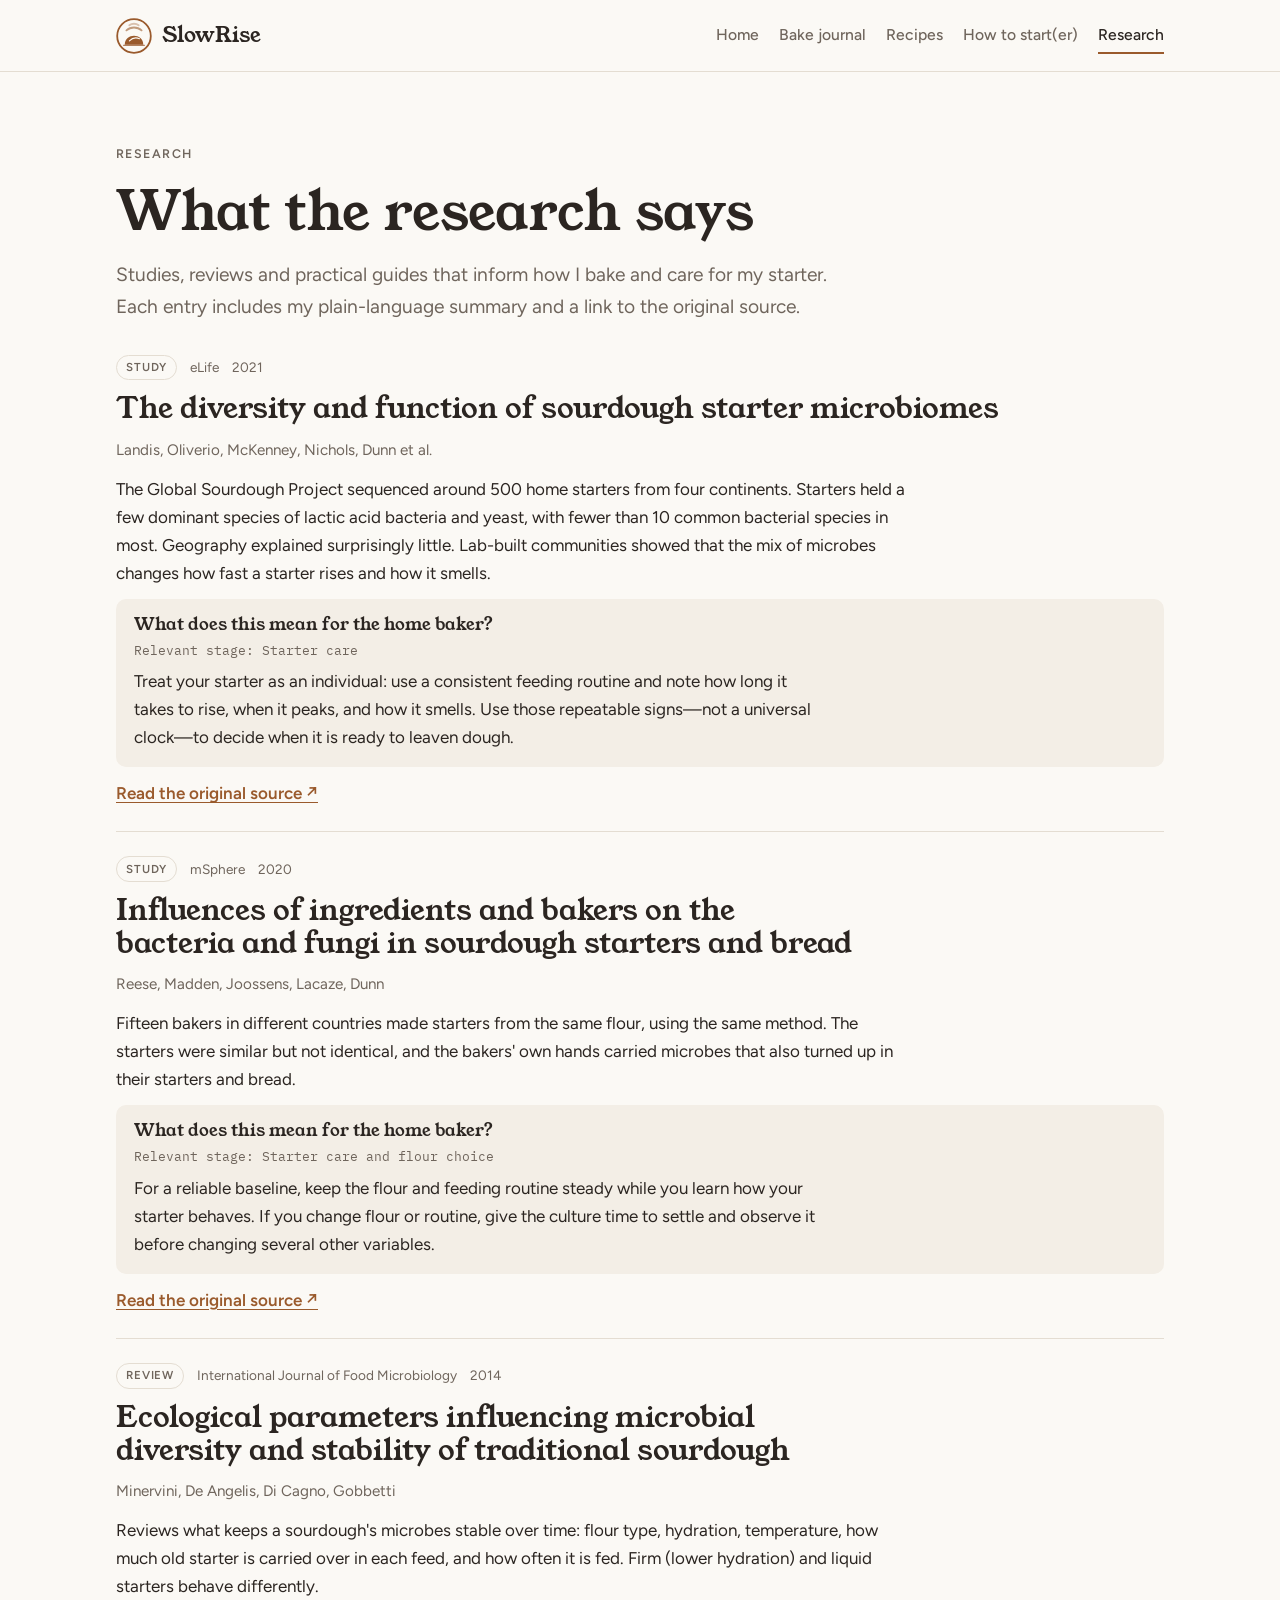
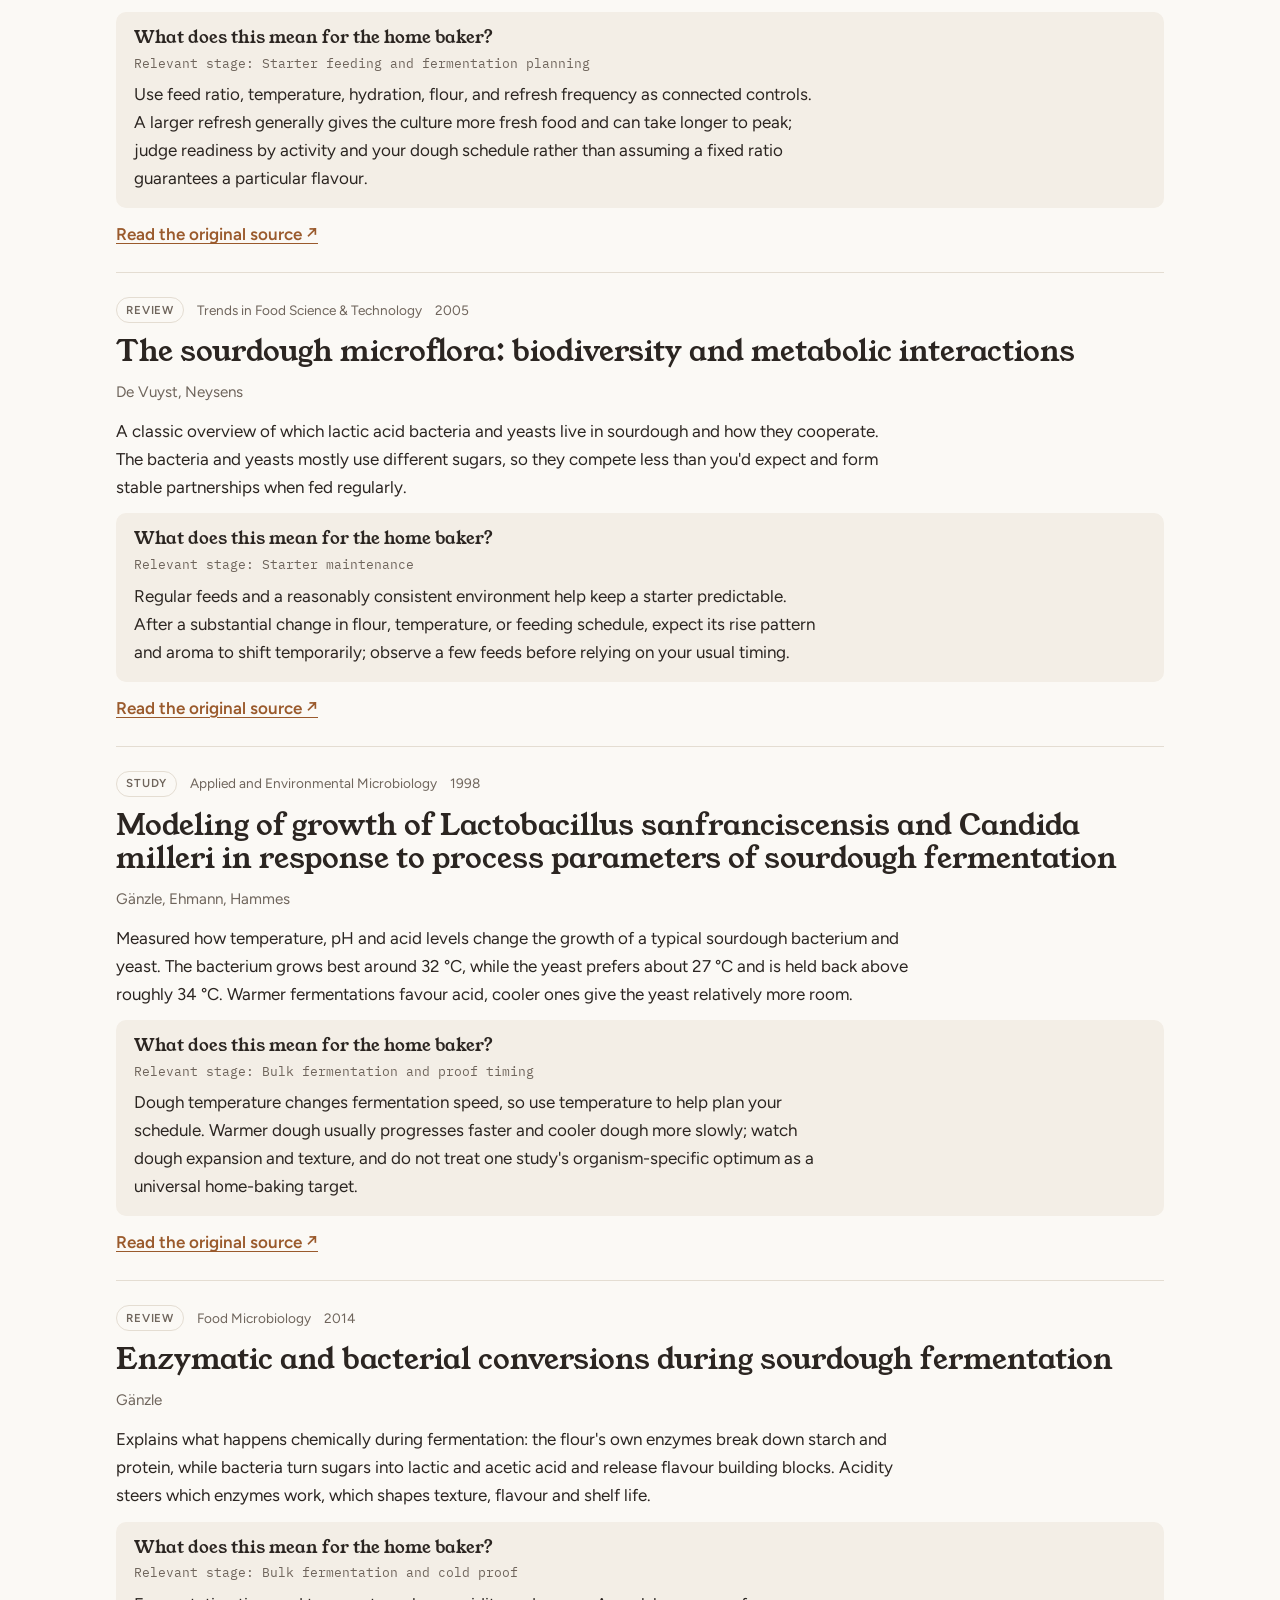
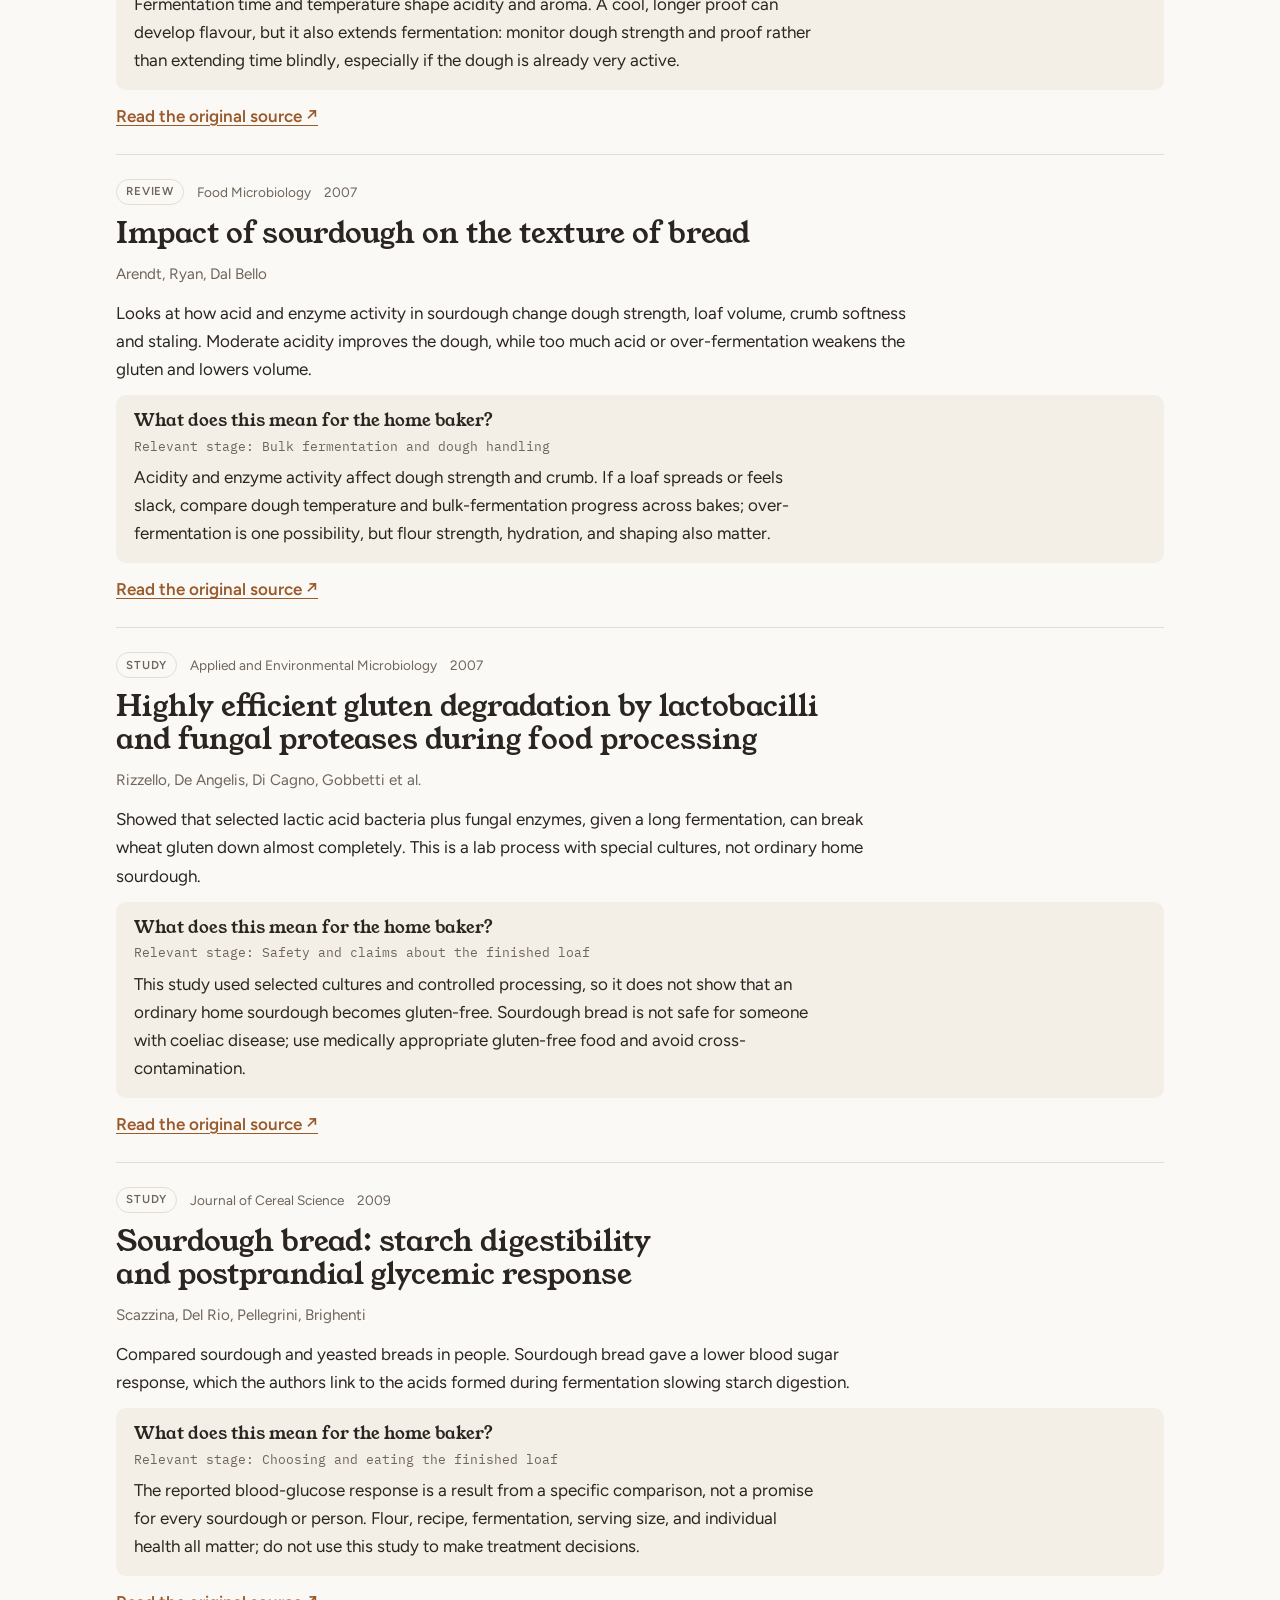
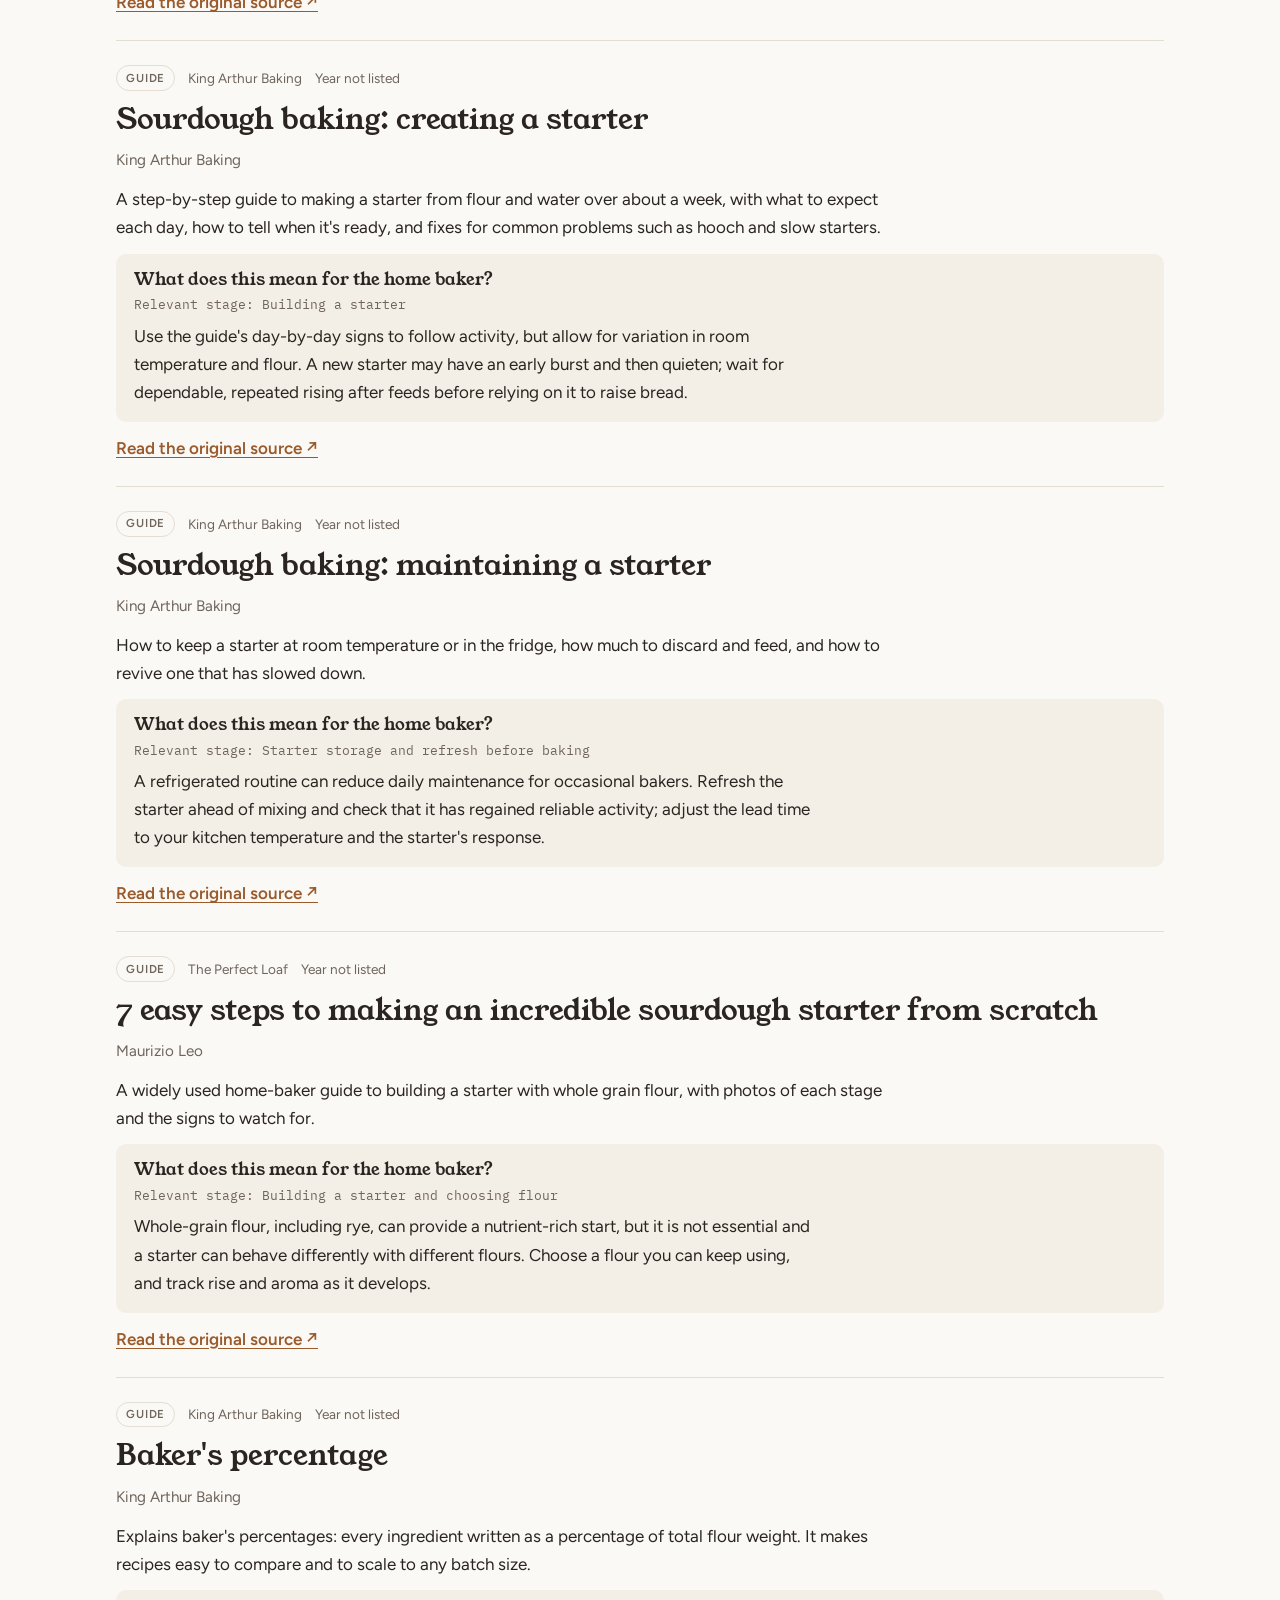
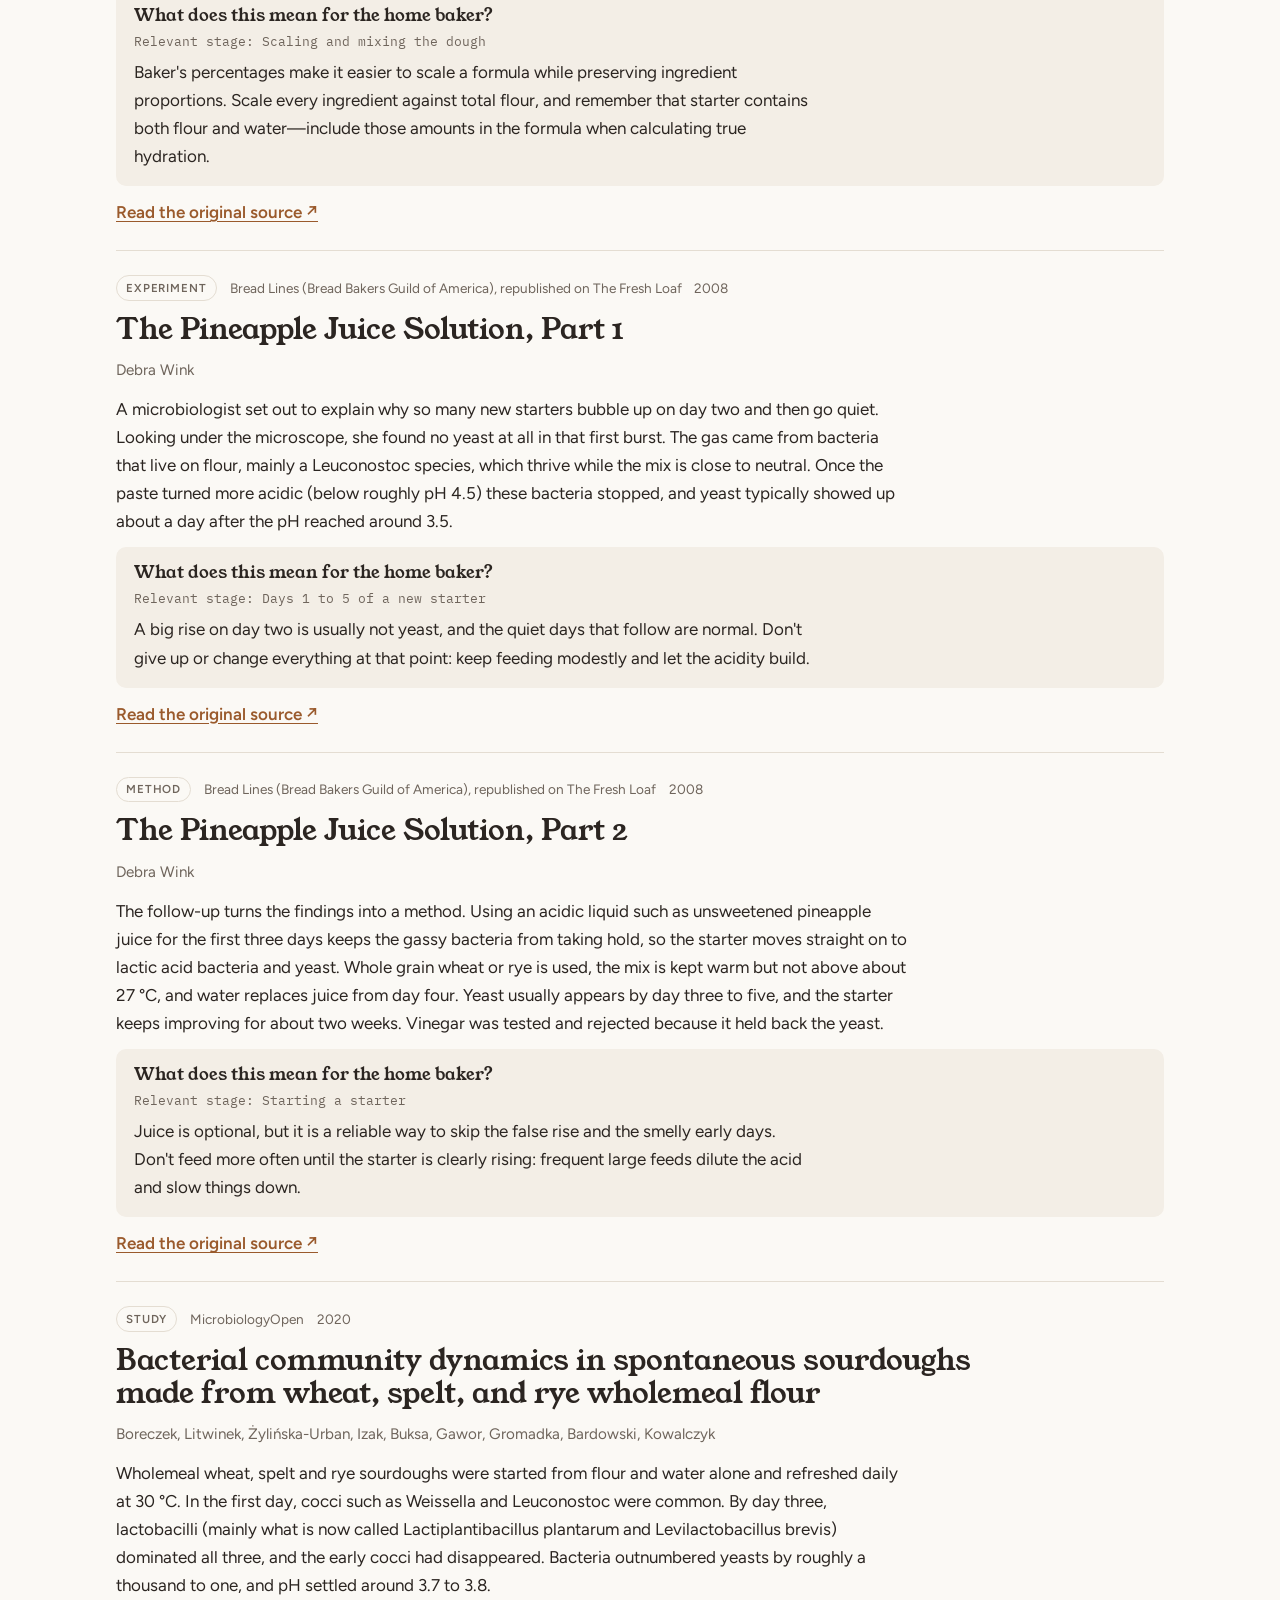
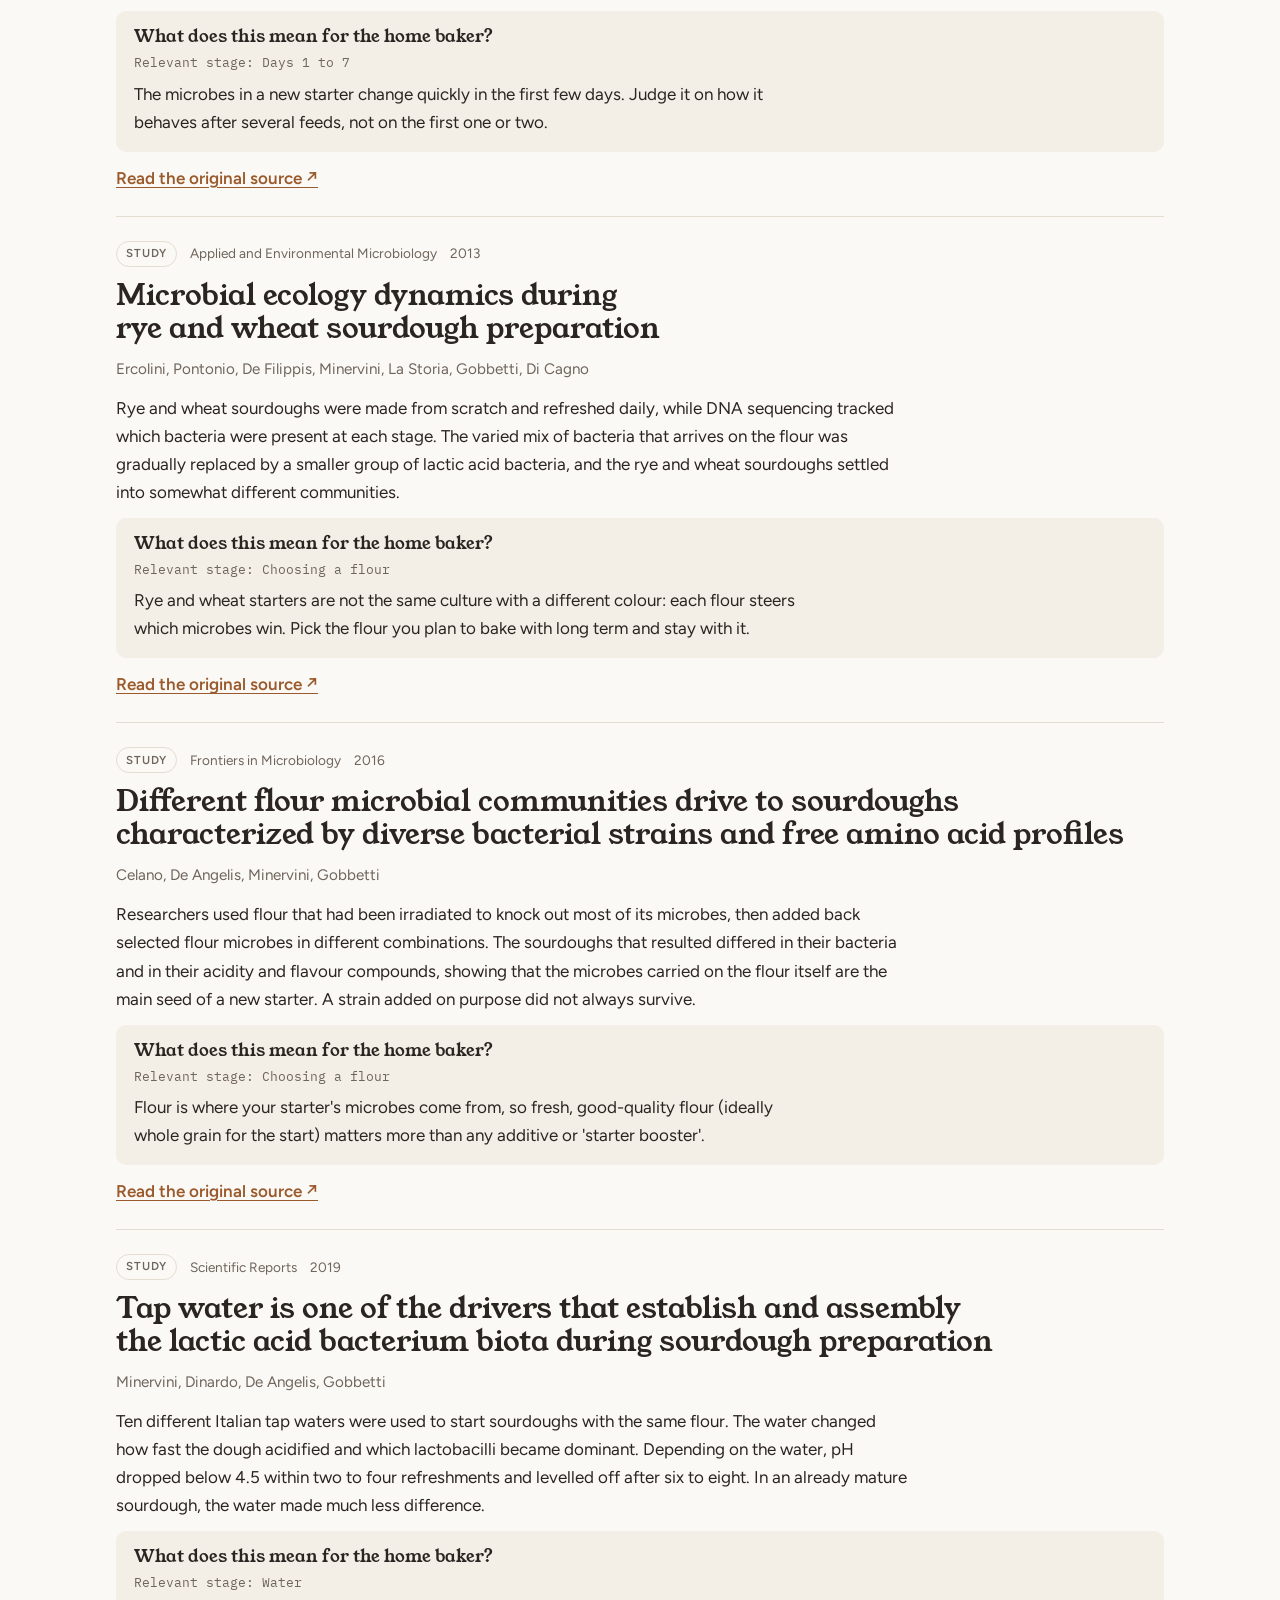
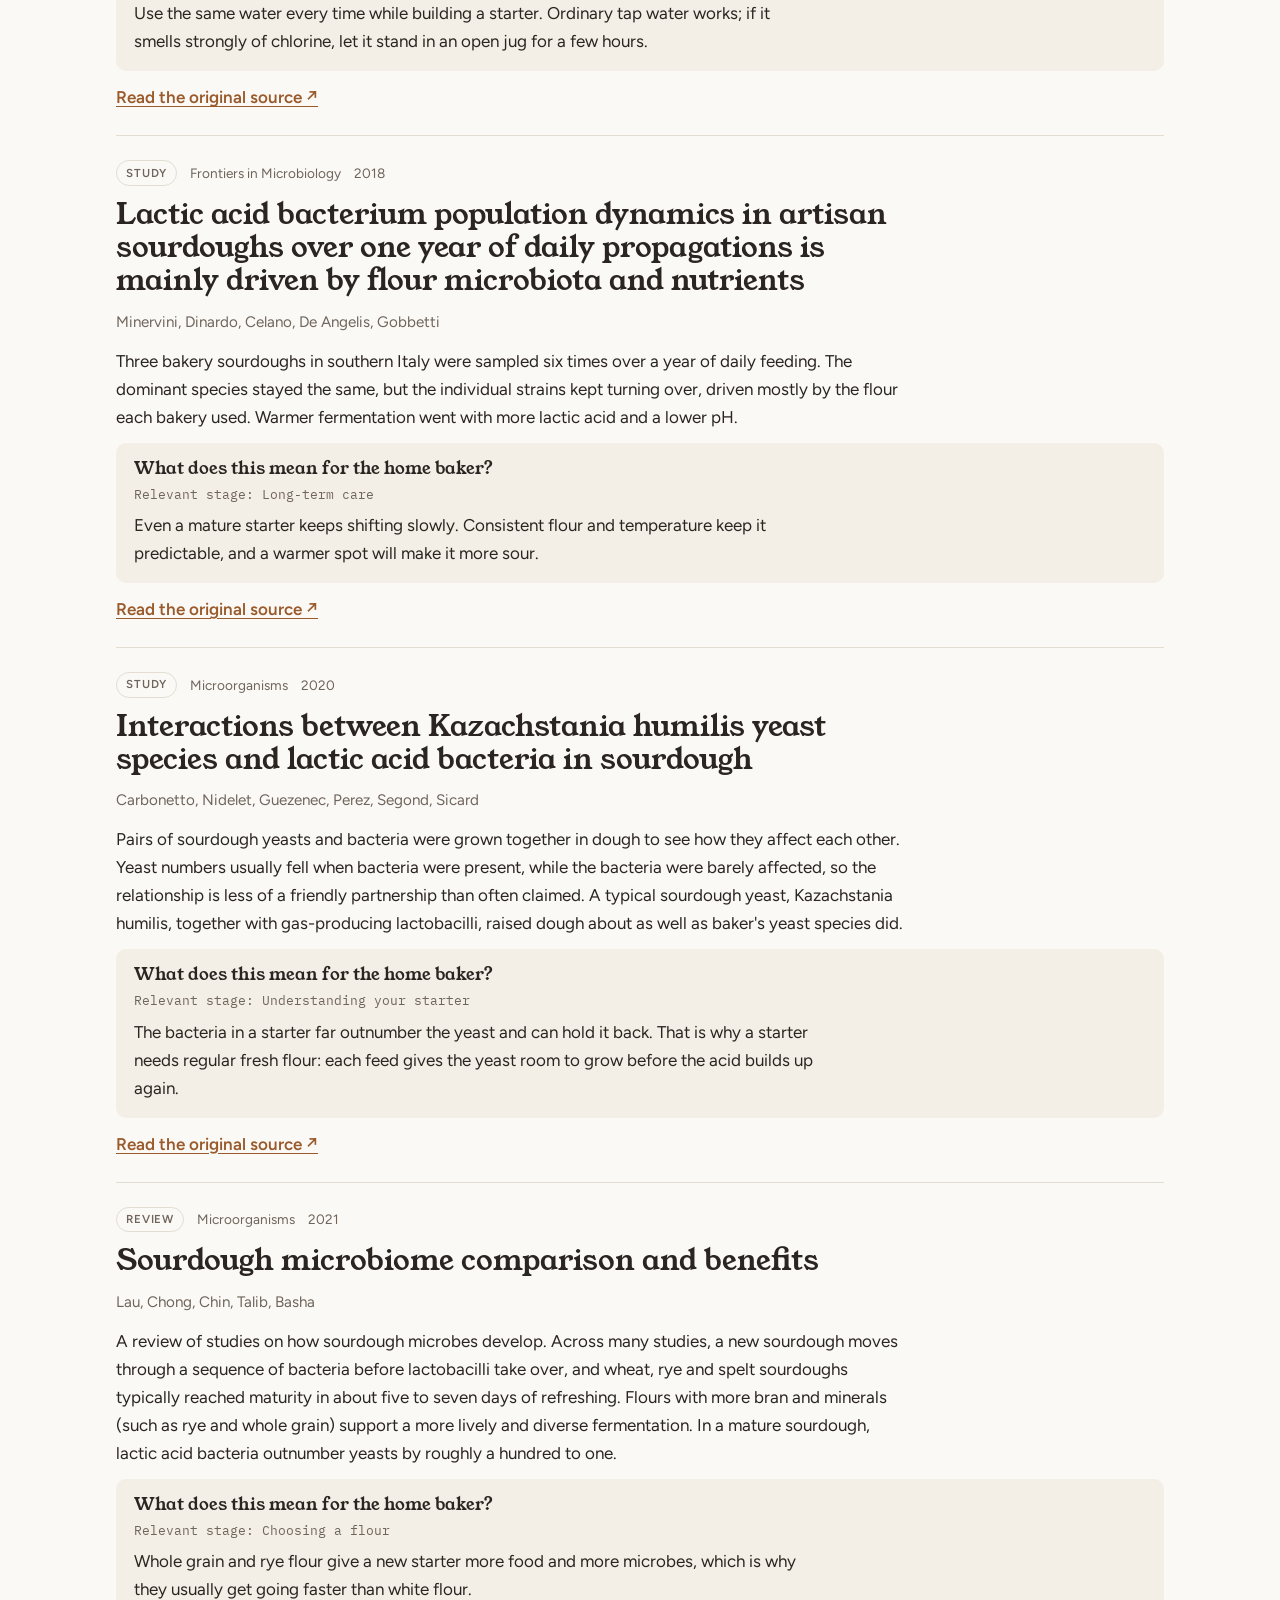
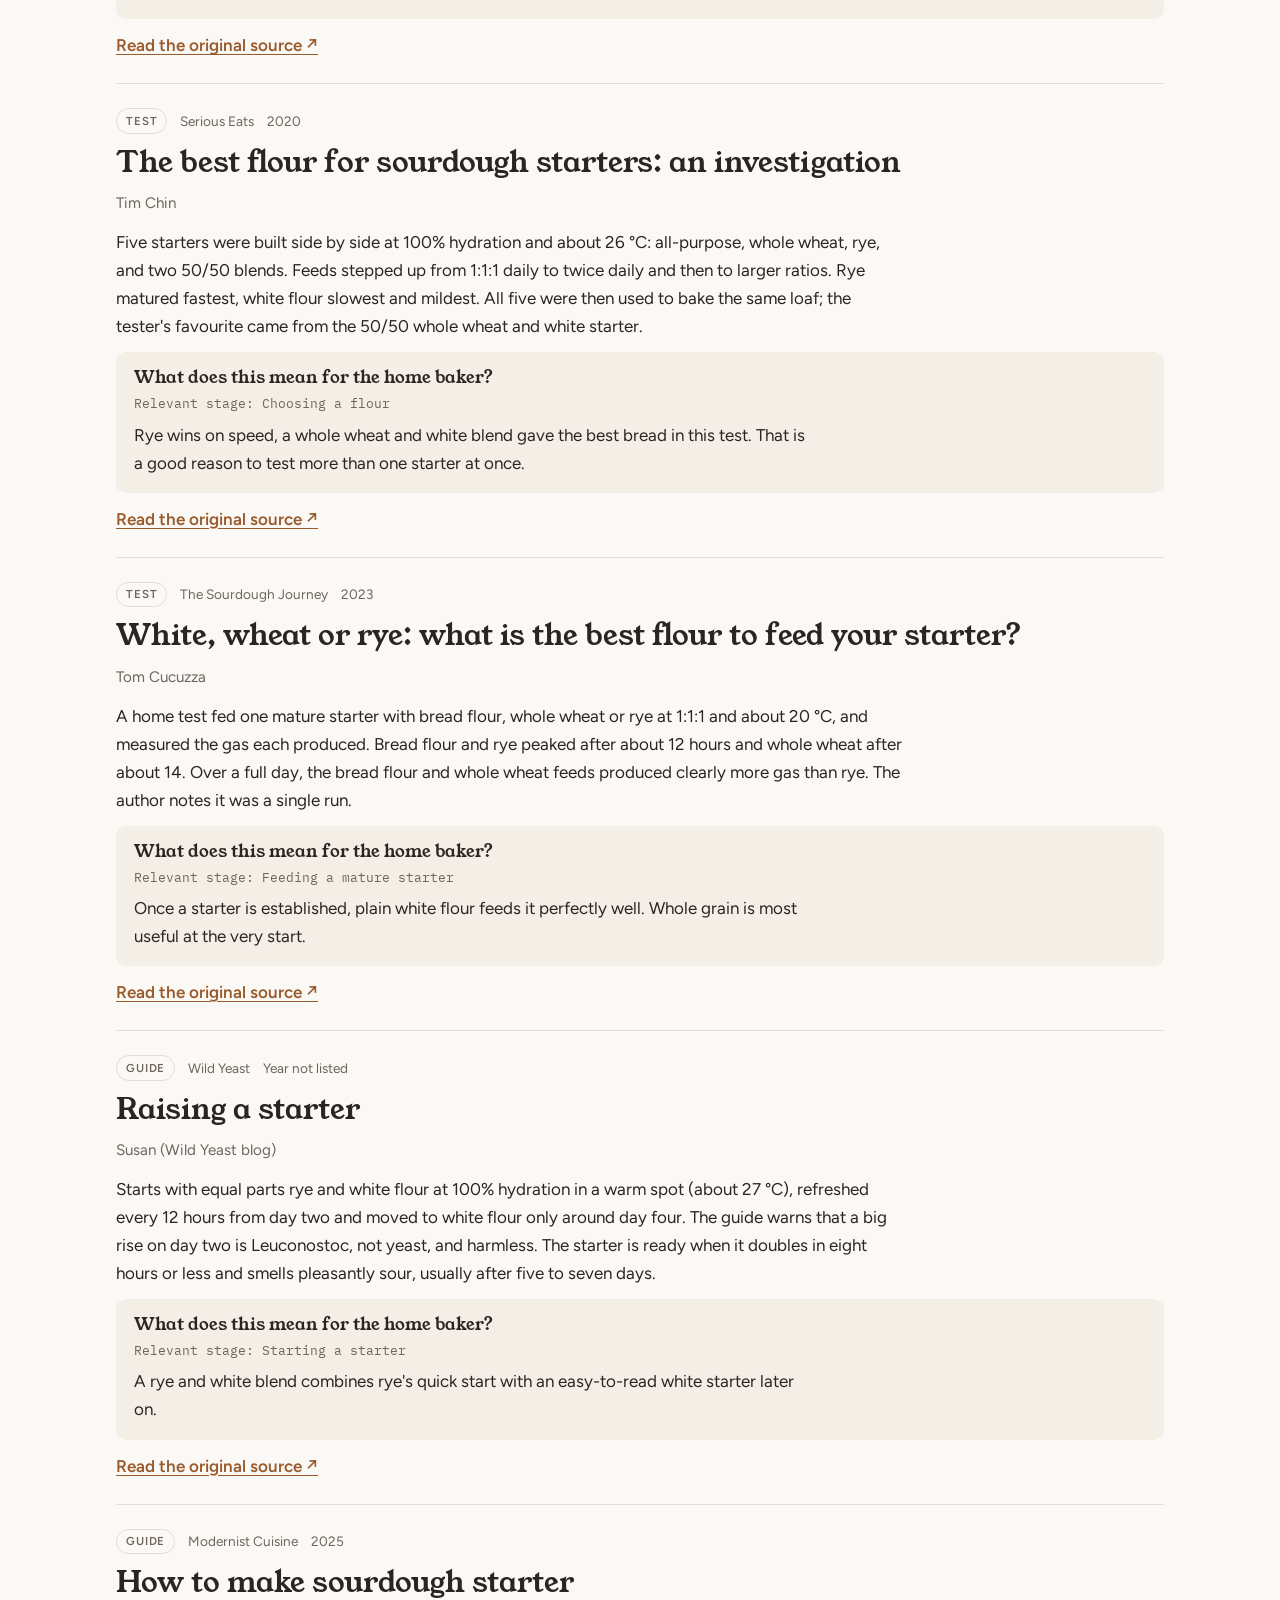
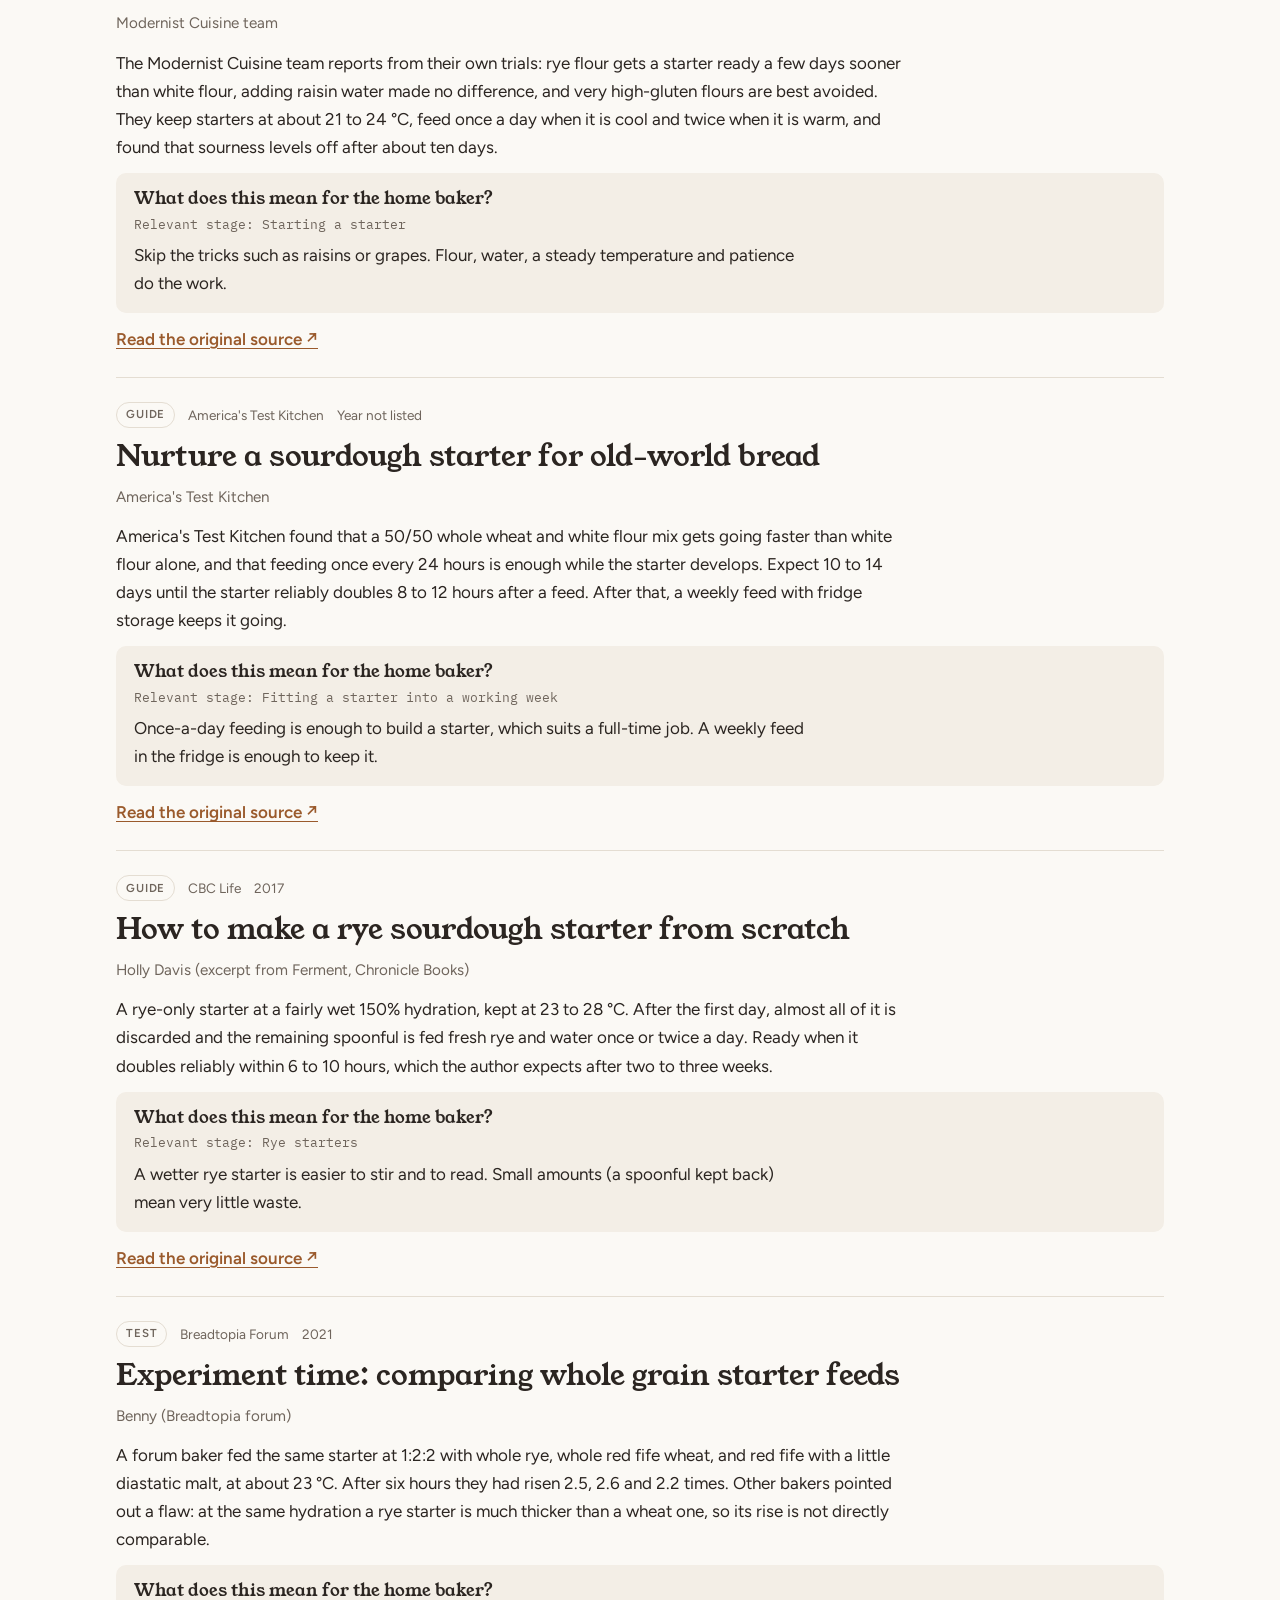
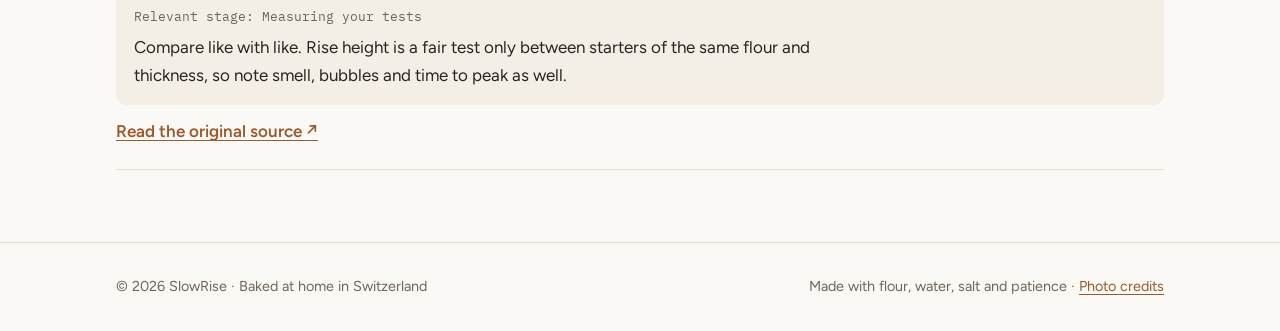
<file: research.html>
<!doctype html>
<html lang="en">
<head>
<meta charset="utf-8">
<meta name="viewport" content="width=device-width, initial-scale=1, viewport-fit=cover">
<title>Research · SlowRise</title>
<meta name="description" content="Research and trusted guides behind what we know about sourdough.">
<link rel="preconnect" href="https://fonts.googleapis.com">
<link rel="preconnect" href="https://fonts.gstatic.com" crossorigin>
<link rel="stylesheet" href="https://fonts.googleapis.com/css2?family=Figtree:wght@400;500;600&family=IBM+Plex+Mono:wght@400&family=Young+Serif&display=swap">
<link rel="stylesheet" href="assets/style.css">
<link rel="icon" href="assets/slowrise-icon.svg" type="image/svg+xml">
</head>
<body>
<header class="site-header"><div class="wrap">
  <a class="brand" href="index.html"><svg aria-hidden="true" xmlns="http://www.w3.org/2000/svg" viewBox="20 20 120 120" xmlns:c2pa="http://c2pa.org/manifest"><circle cx="80" cy="80" r="56" fill="none" stroke="#9a5a2c" stroke-width="6"/><g transform="translate(80 78) scale(1.4) translate(-80 -78)"><path d="M58 100 C58 72 102 72 102 100 Z" fill="#9a5a2c"/><path d="M69 91 C76 84 86 83 93 86" stroke="#fbf9f5" stroke-width="2.6" fill="none" stroke-linecap="round"/><path d="M62 66 C72 57 88 57 98 66" stroke="#9a5a2c" stroke-width="4.5" fill="none" stroke-linecap="round" opacity=".6"/><path d="M69 54 C75 49 85 49 91 54" stroke="#9a5a2c" stroke-width="4.5" fill="none" stroke-linecap="round" opacity=".35"/><rect x="54" y="100" width="52" height="2.6" rx="1.3" fill="#9a5a2c"/><metadata><c2pa:manifest>[base64]/CWQAAAZljYm9yomdhY3Rpb25zgqJmYWN0aW9ua2MycGEub3BlbmVkanBhcmFtZXRlcnOha2luZ3JlZGllbnRzgaJjdXJseC1zZWxmI2p1bWJmPWMycGEuYXNzZXJ0aW9ucy9jMnBhLmluZ3JlZGllbnQudjNkaGFzaFggWPOl4H/[base64]/[base64]/NGecPCytOwbKIbtbiwzRqvPZkd4I4atxMf46JjdXJseCpzZWxmI2p1bWJmPWMycGEuYXNzZXJ0aW9ucy9jMnBhLmFjdGlvbnMudjJkaGFzaFggr4GhejEgDaPNTZR0cdIsZ1REBcip40oiCZy/Ed5PreSiY3VybHgpc2VsZiNqdW1iZj1jMnBhLmFzc2VydGlvbnMvYzJwYS5oYXNoLmRhdGFkaGFzaFggjksnxcP9mDrNz2P2r/X9RKMBh4L3/[base64]/[base64]/3cyjxFA3Qo5S46fX0/ihY0VZ7mfb9KF703t5OjWDBWMA4GA1UdDwEB/wQEAwIHgDAVBgNVHSUEDjAMBgorBgEEAYPoXgIBMAwGA1UdEwEB/wQCMAAwHwYDVR0jBBgwFoAUzlHiBIFOZFsj+OPEz5o+nMHXXMIwCgYIKoZIzj0EAwMDZwAwZAIwMXMdFJ4BetLLVY7ORuE9noqbbAZOZn/aArXyTwFAZfKrPzxF2vPoJNf1+UCdg1XGAjBwX1zd9WGqYkqmL5SFqw1QySjr1zJfpJM9+1rdDwSPLMOPOjKuiXjoU/[base64]/Oc1e/bIlU72qNO+OXqVHaN+mHjWEEXpP87nwZQ37JZCylegv99Gw=</c2pa:manifest></metadata></g></svg><span>SlowRise</span></a>
  <nav class="nav" aria-label="Main"><a href="index.html">Home</a><a href="bakes.html">Bake journal</a><a href="recipes.html">Recipes</a><a href="starter.html">How to start(er)</a><a href="research.html" aria-current="page">Research</a></nav>
</div></header>
<main>
<section><div class="wrap stack" style="gap:2rem">
  <div class="stack"><span class="eyebrow">Research</span><h1>What the research says</h1><p class="lede">Studies, reviews and practical guides that inform how I bake and care for my starter. Each entry includes my plain-language summary and a link to the original source.</p></div>
  <div id="research" aria-live="polite"></div>
</div></section>
</main>
<footer class="site-footer"><div class="wrap">
  <span>© <span id="year">2026</span> SlowRise · Baked at home in Switzerland</span>
  <span>Made with flour, water, salt and patience · <a href="index.html#credits">Photo credits</a></span>
</div></footer>
<script src="assets/site.js"></script>
</body>
</html>
</file>
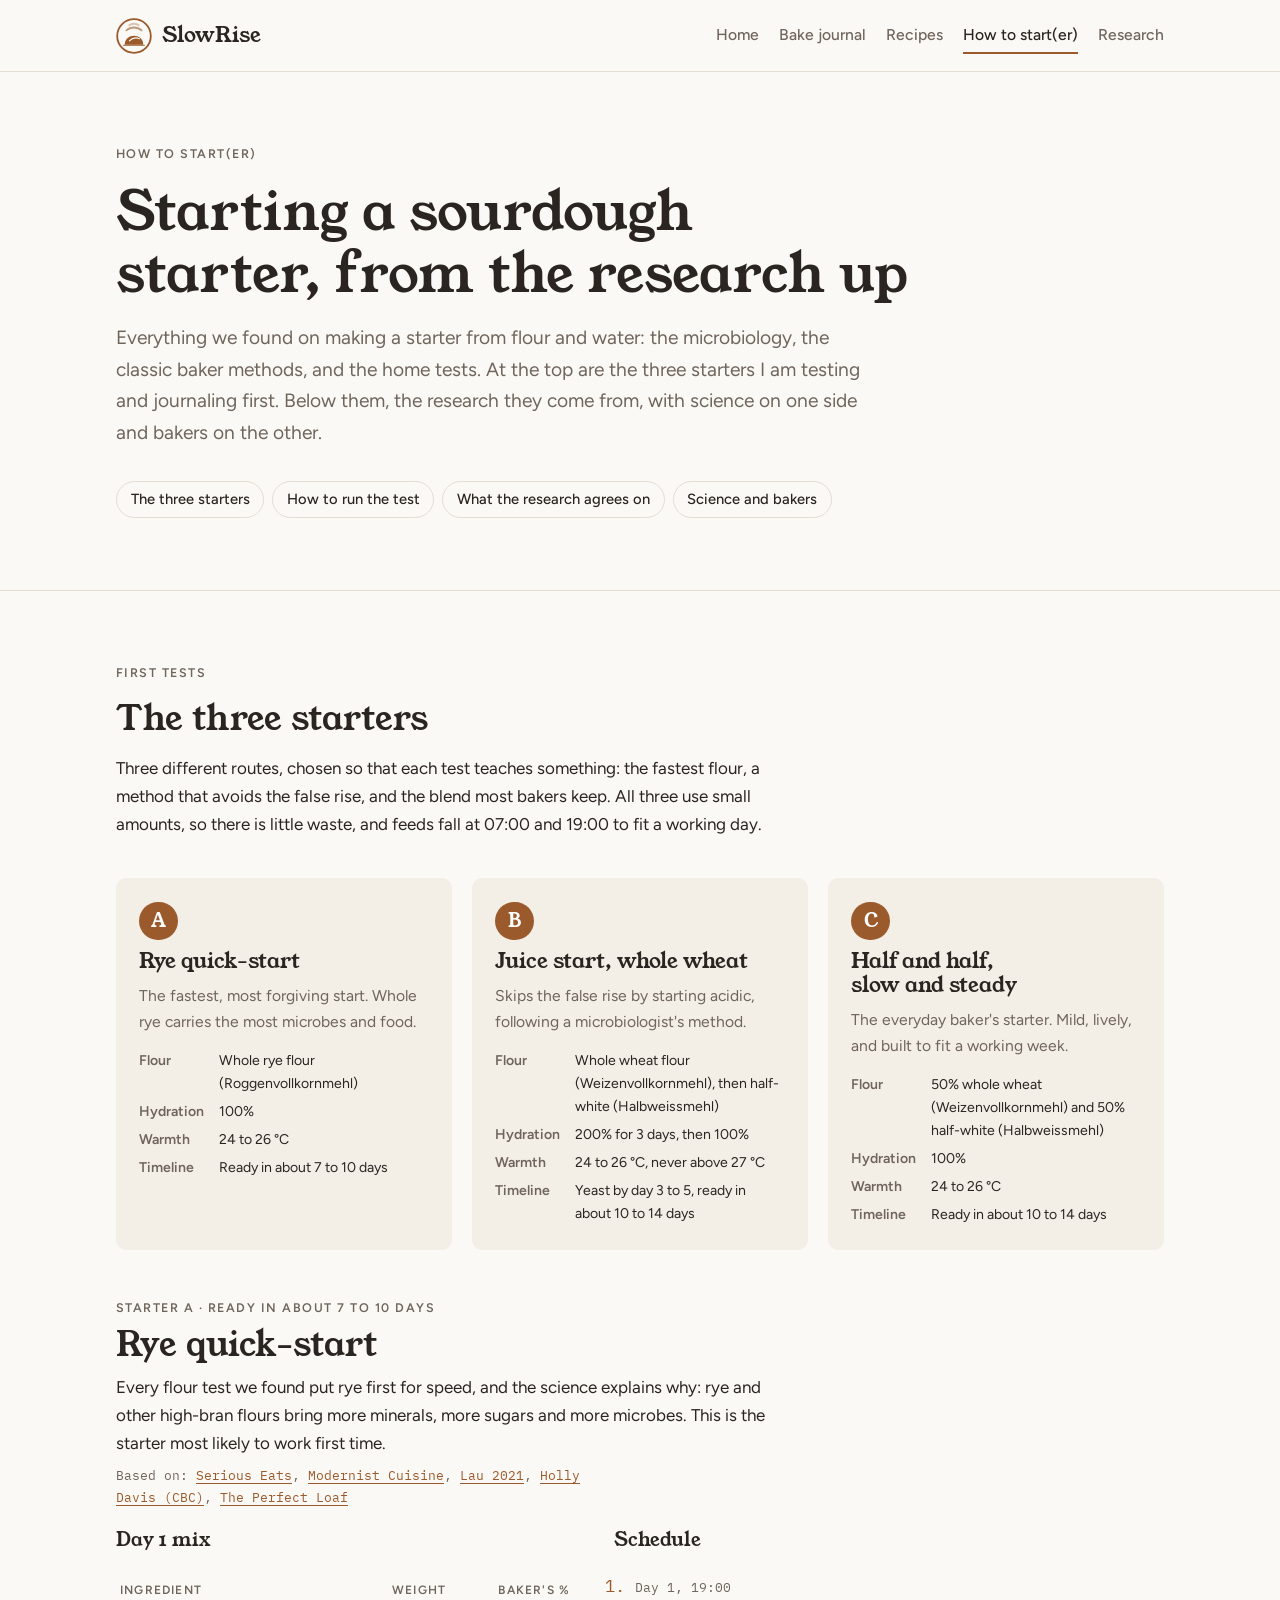
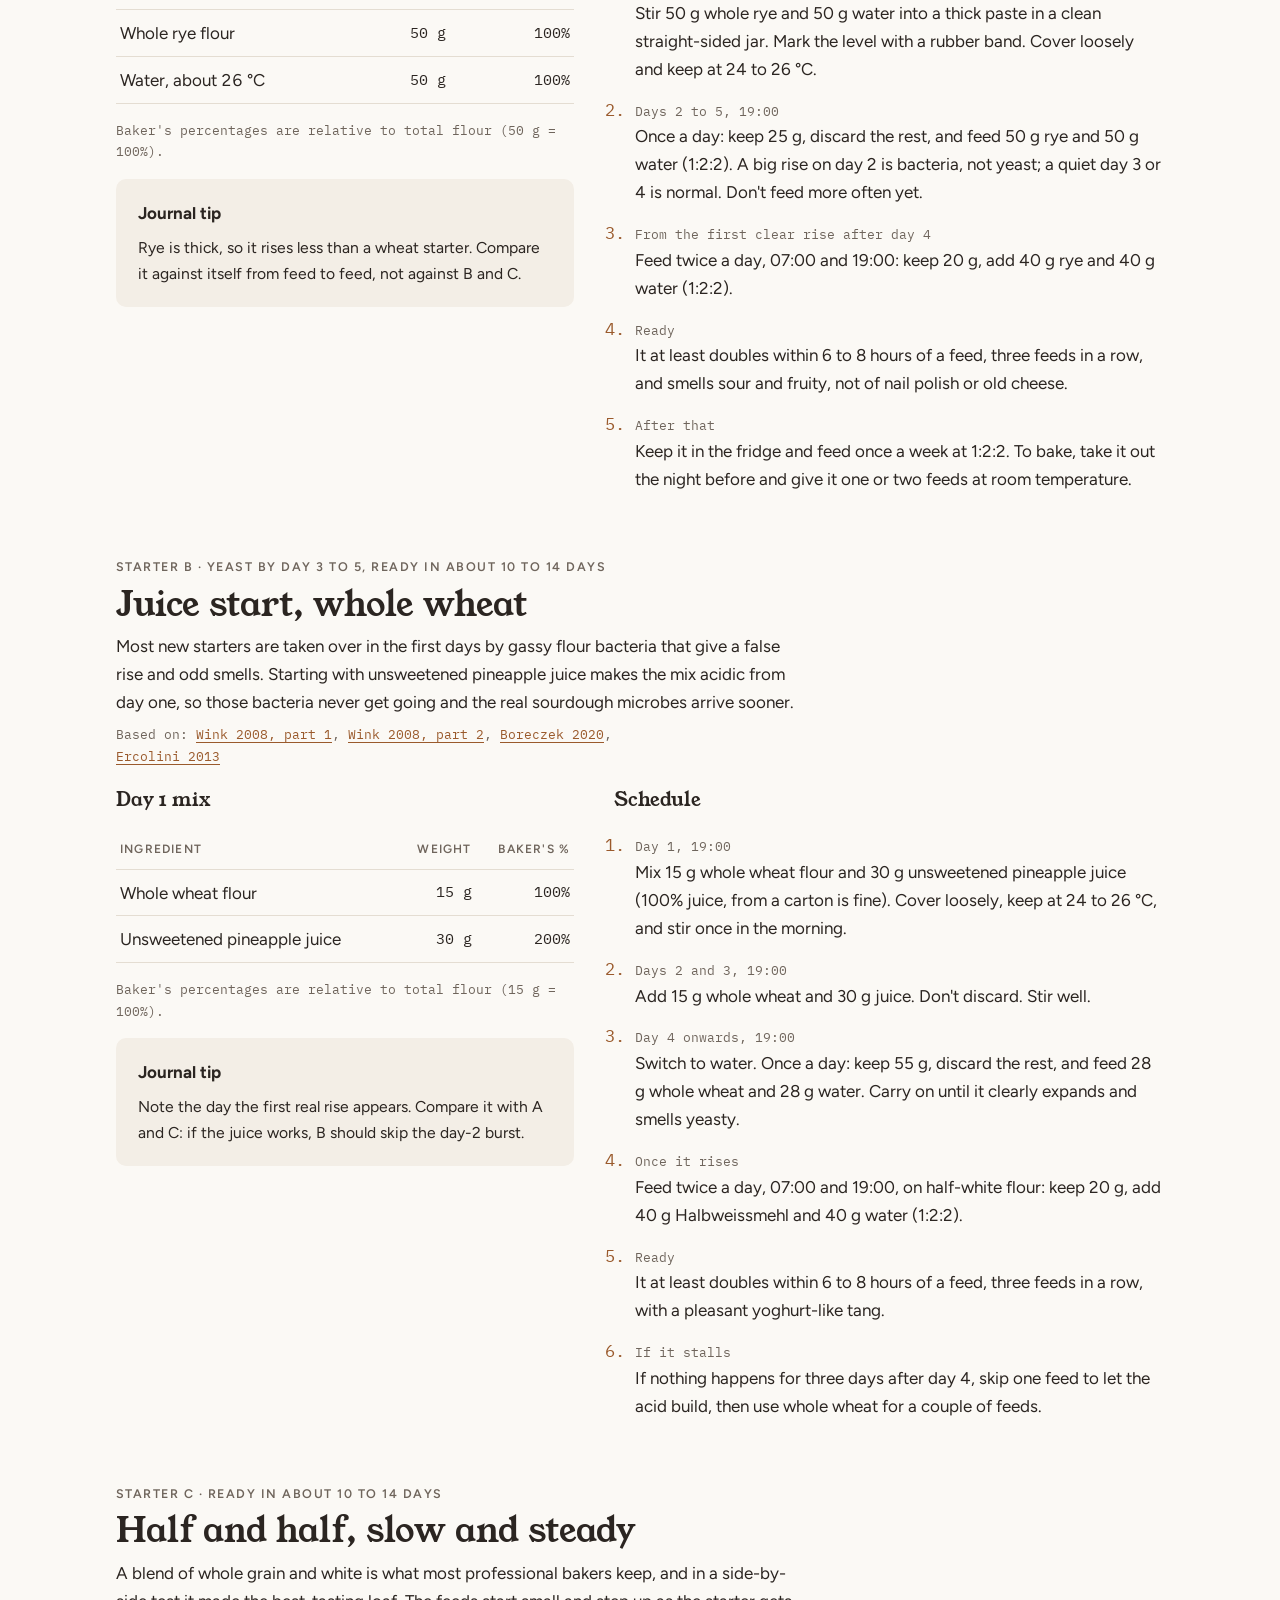
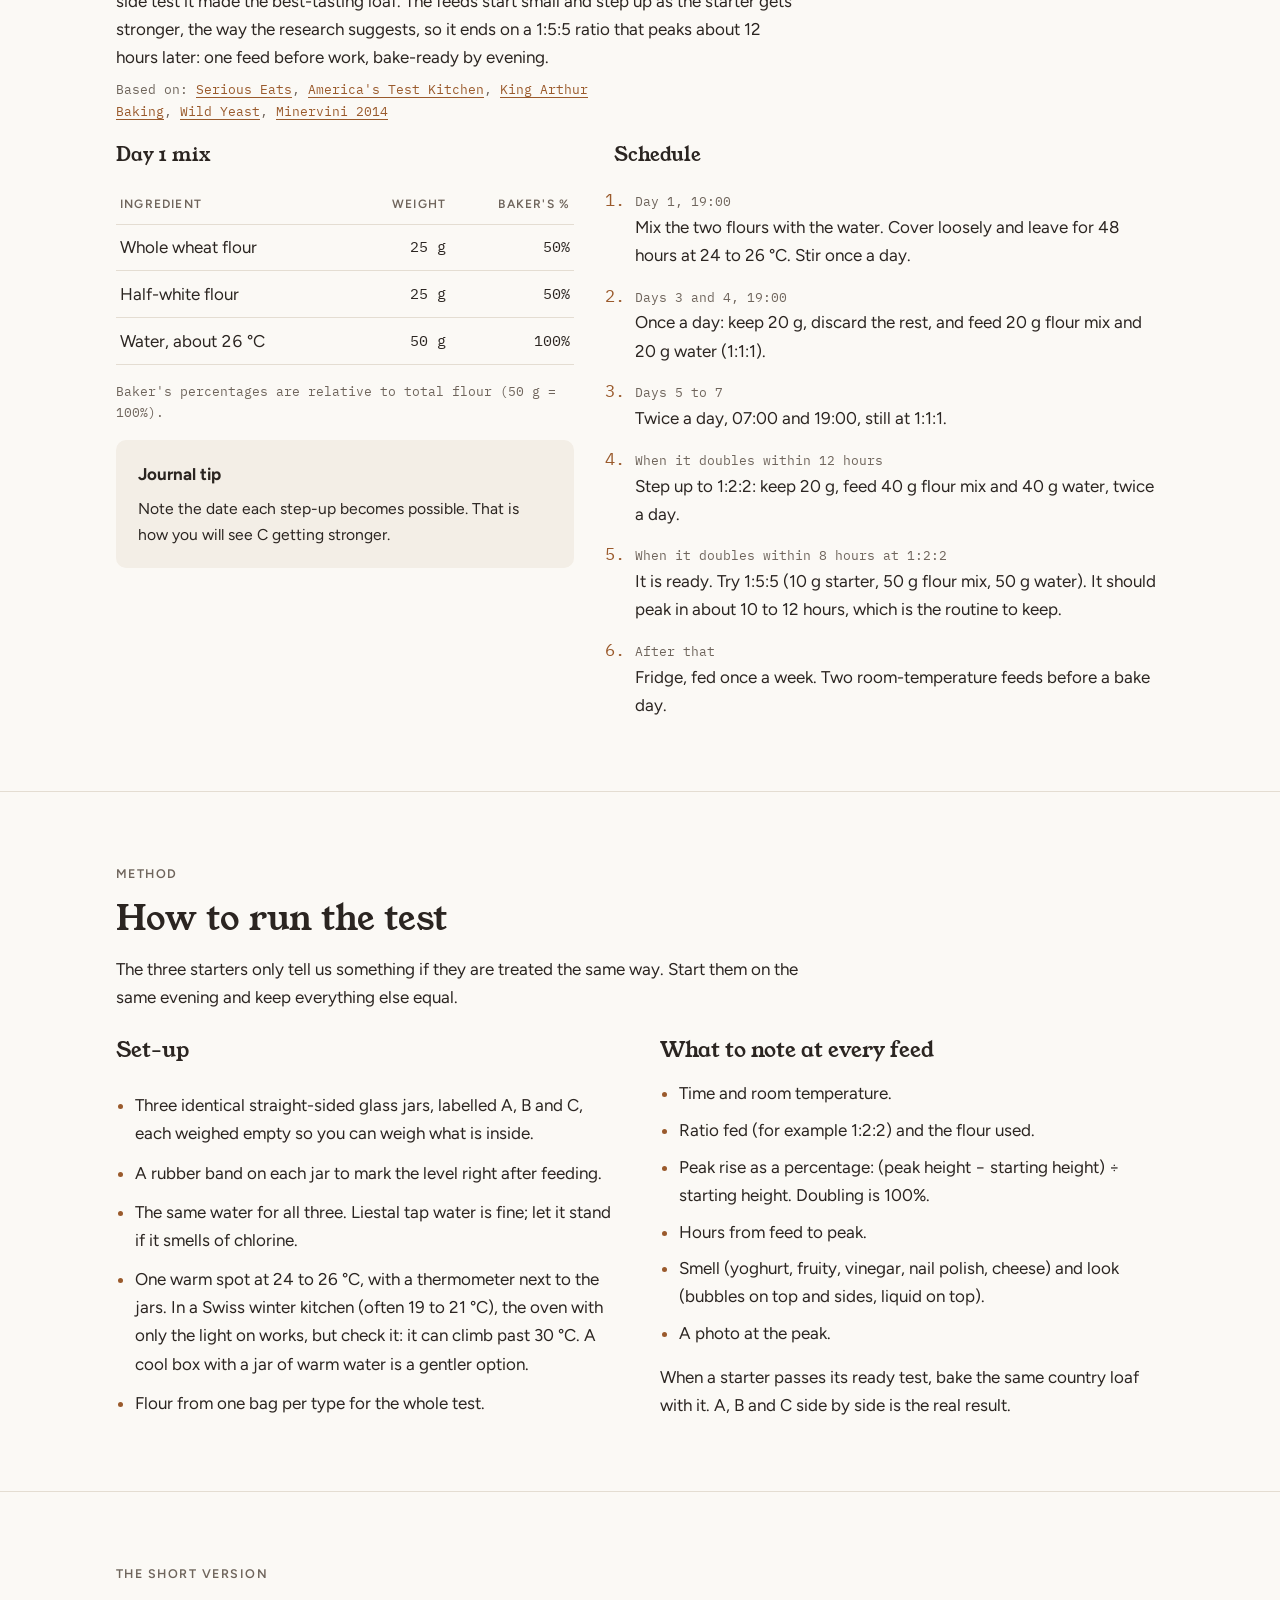
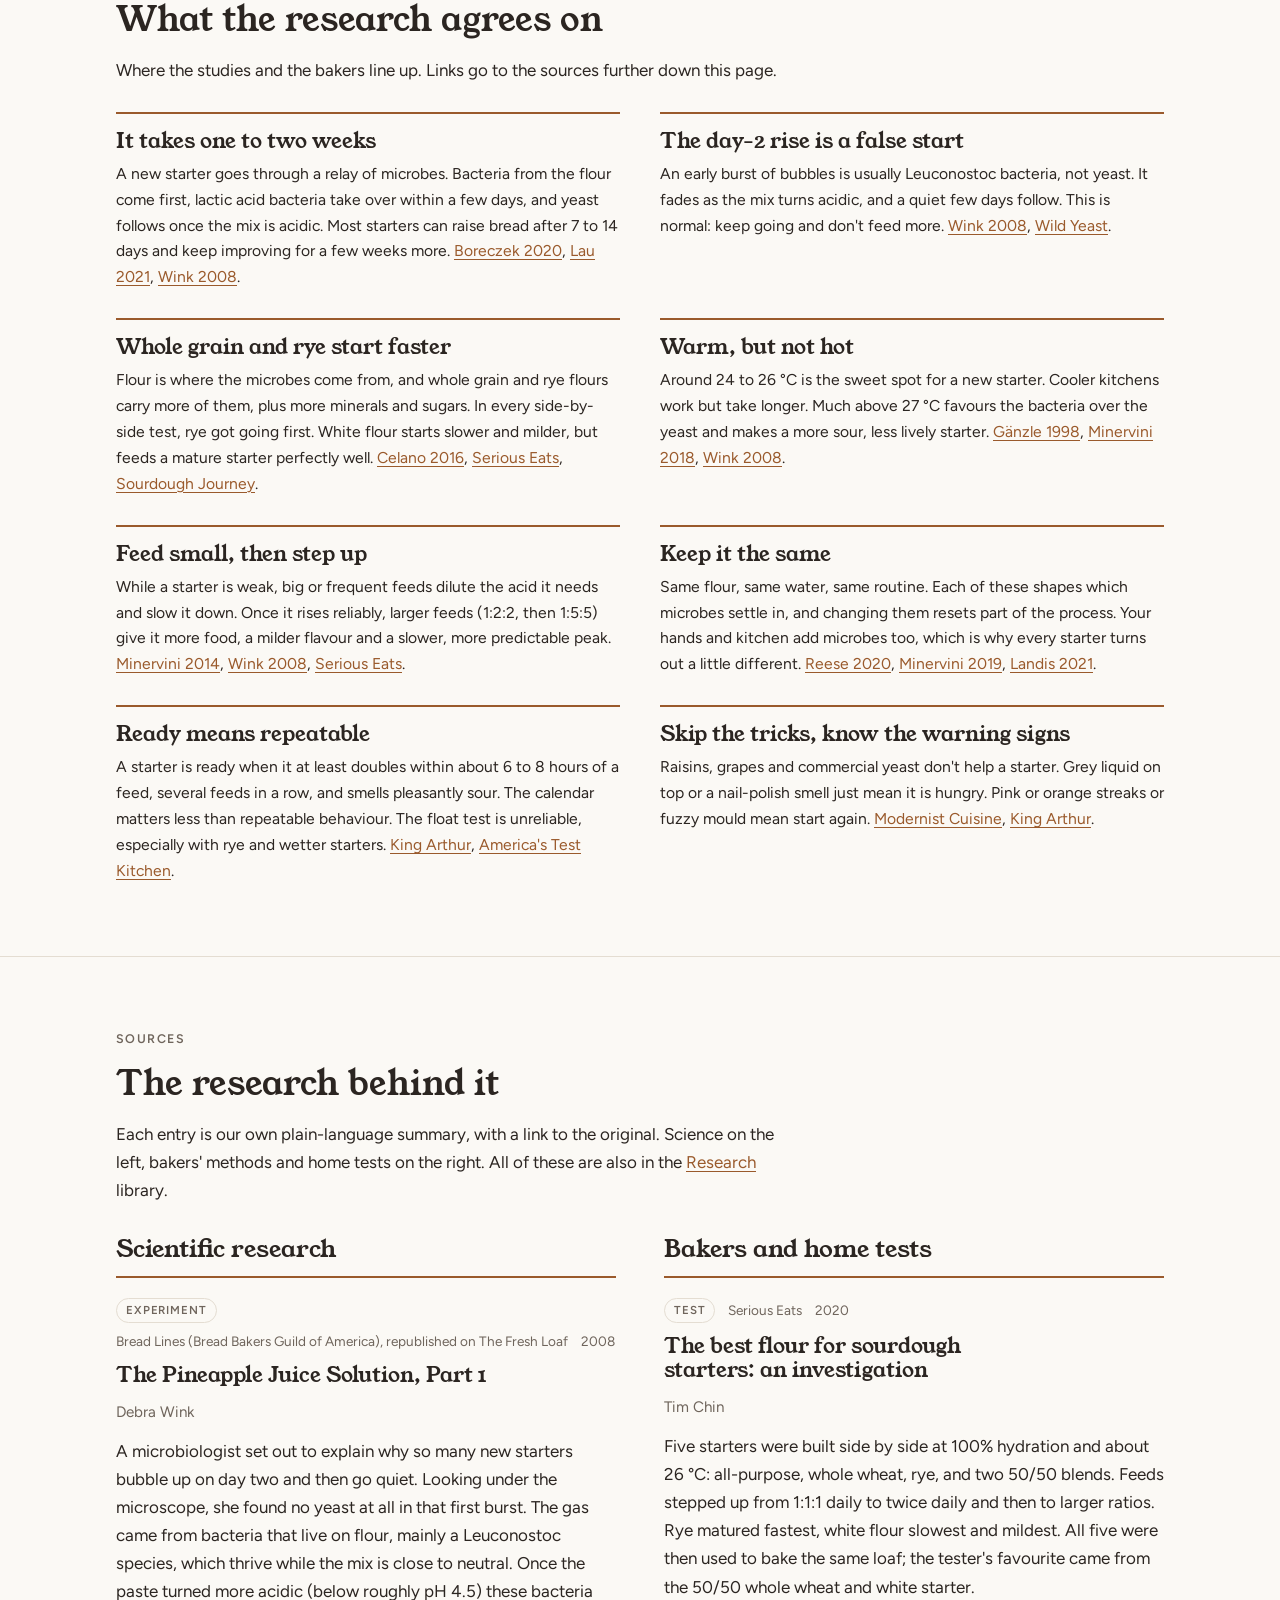
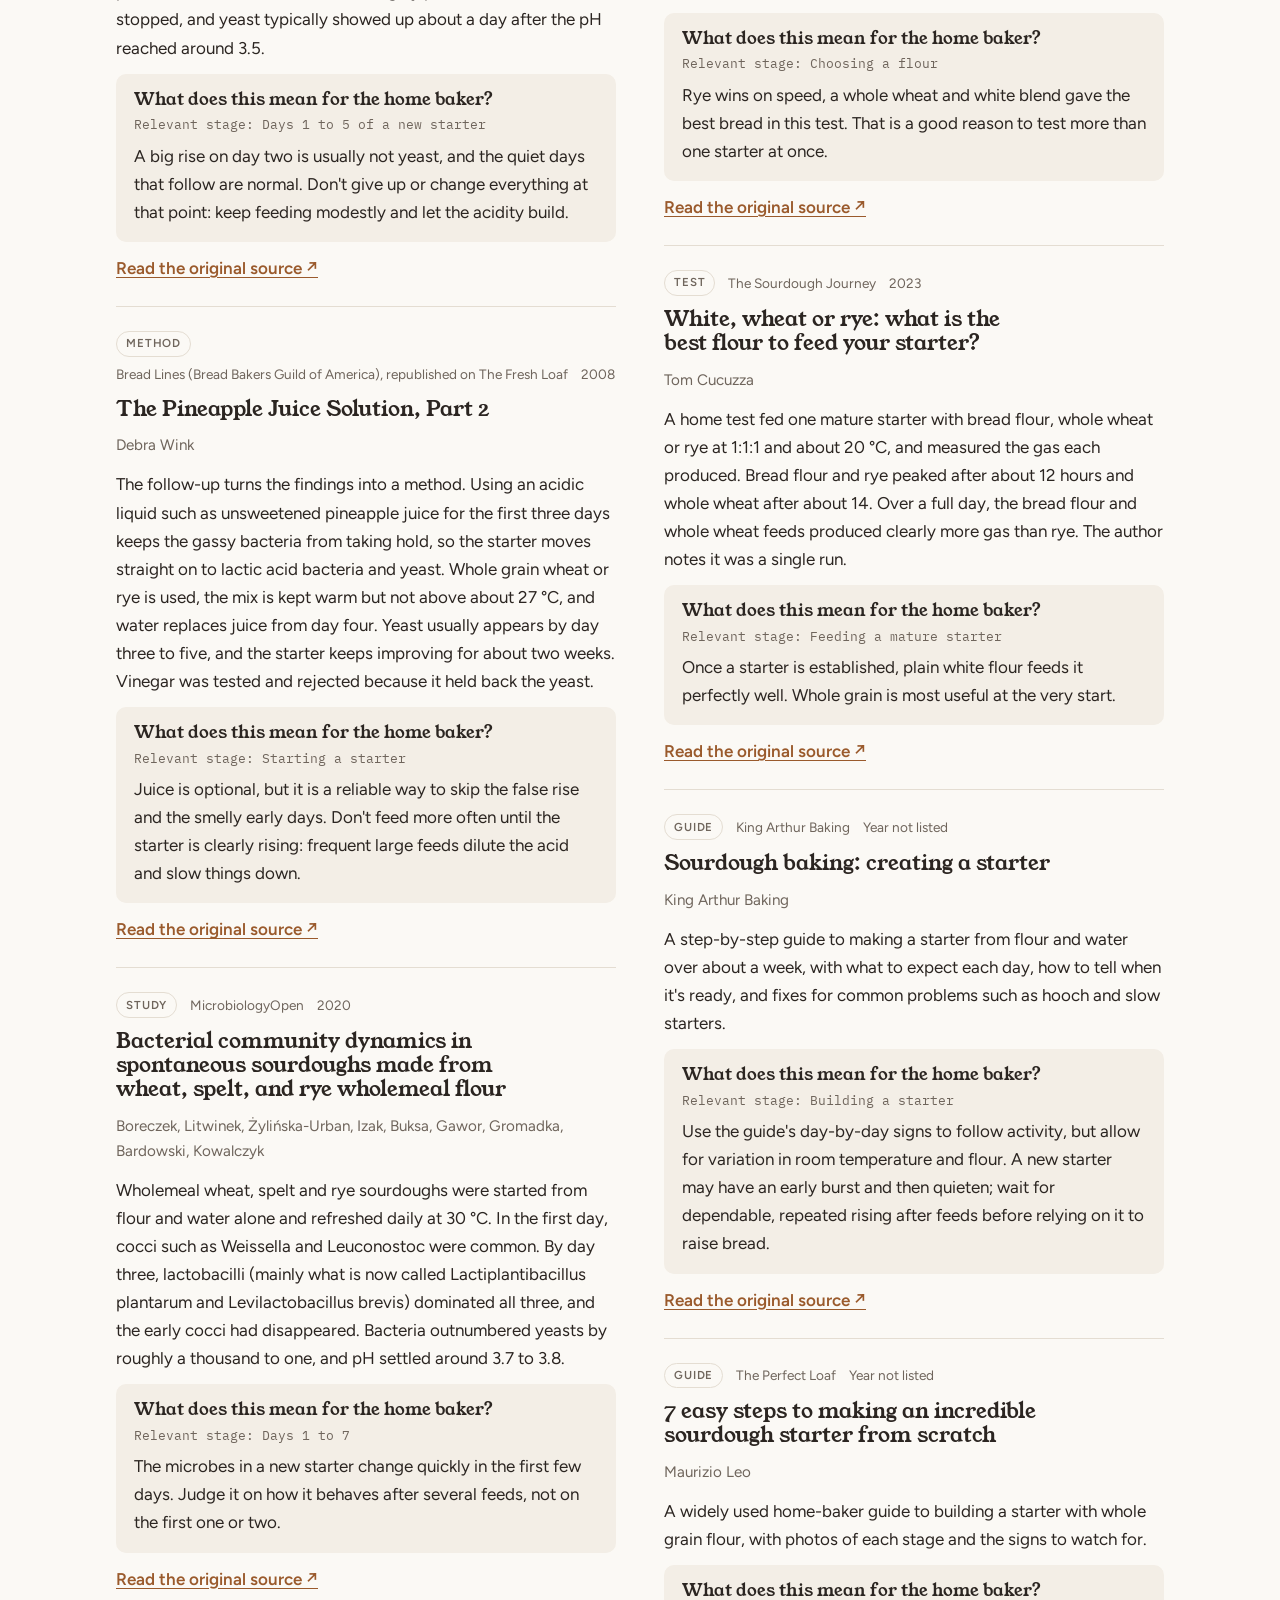
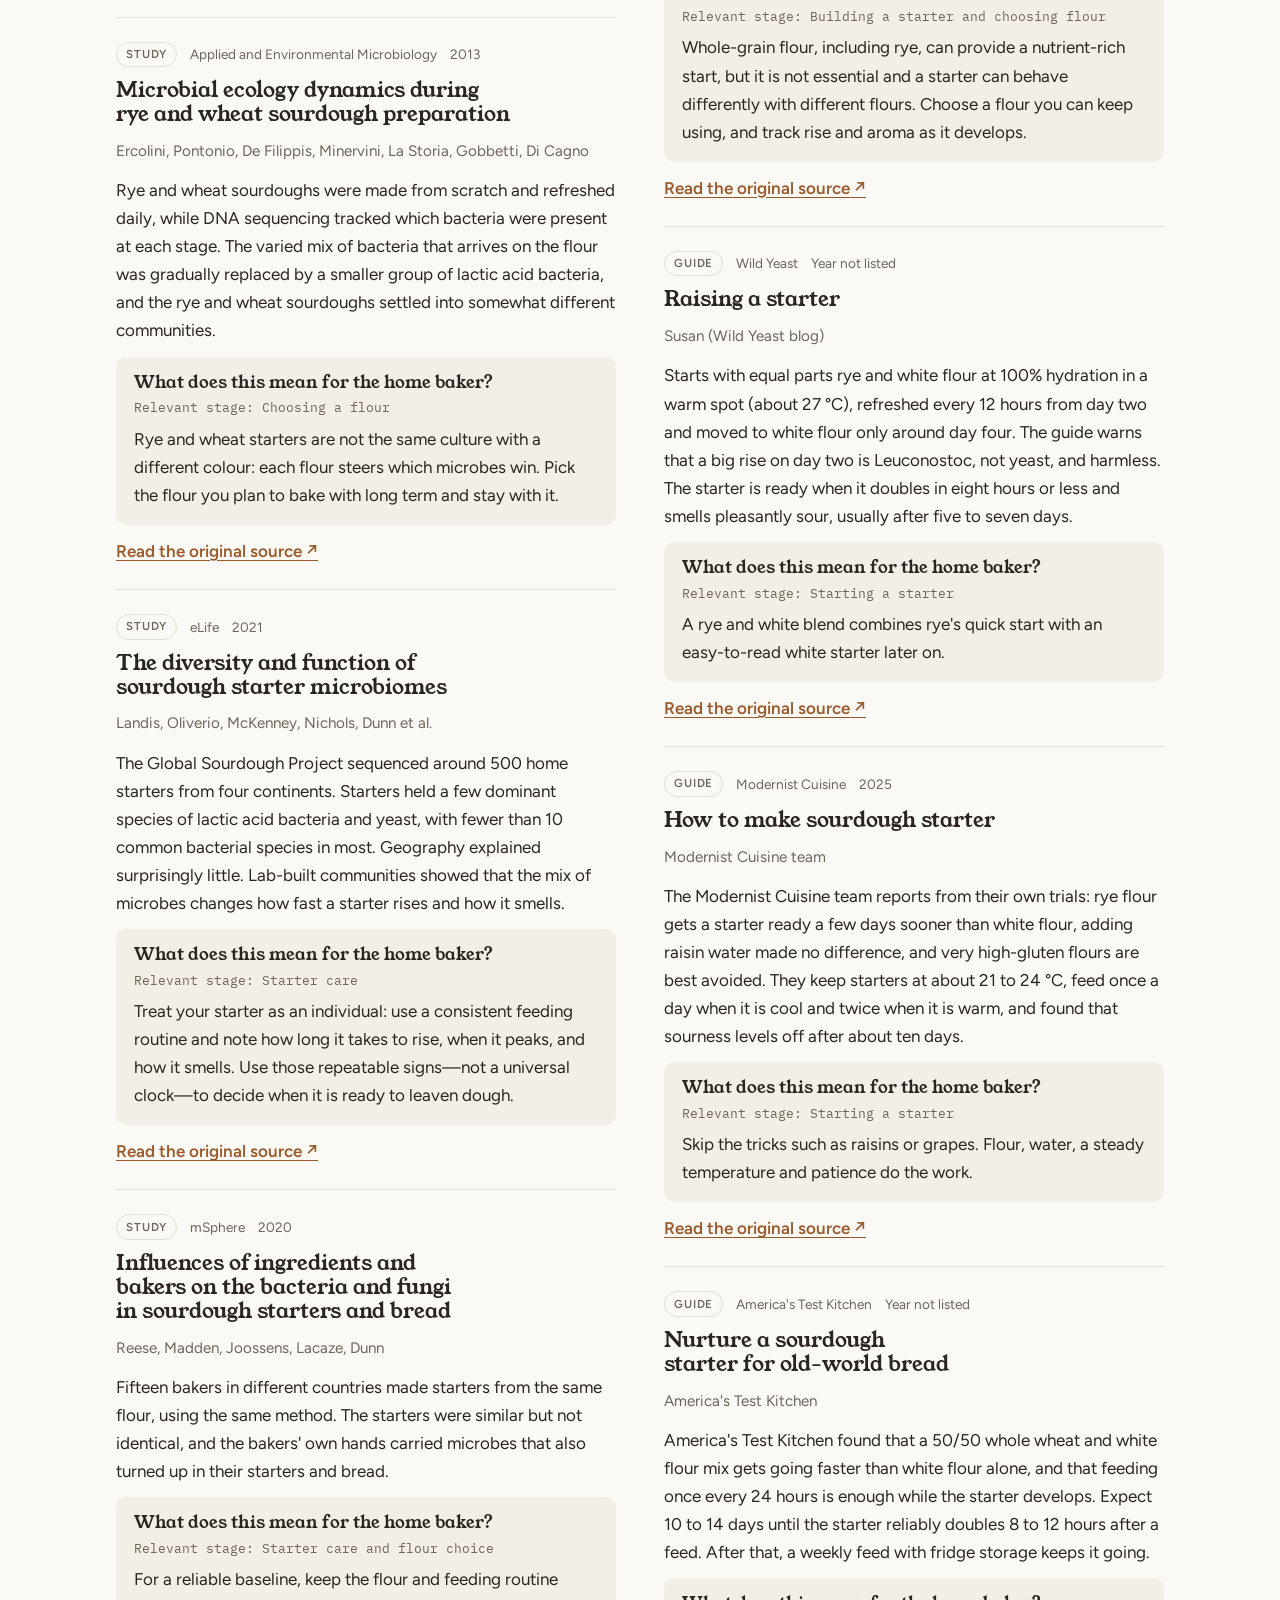
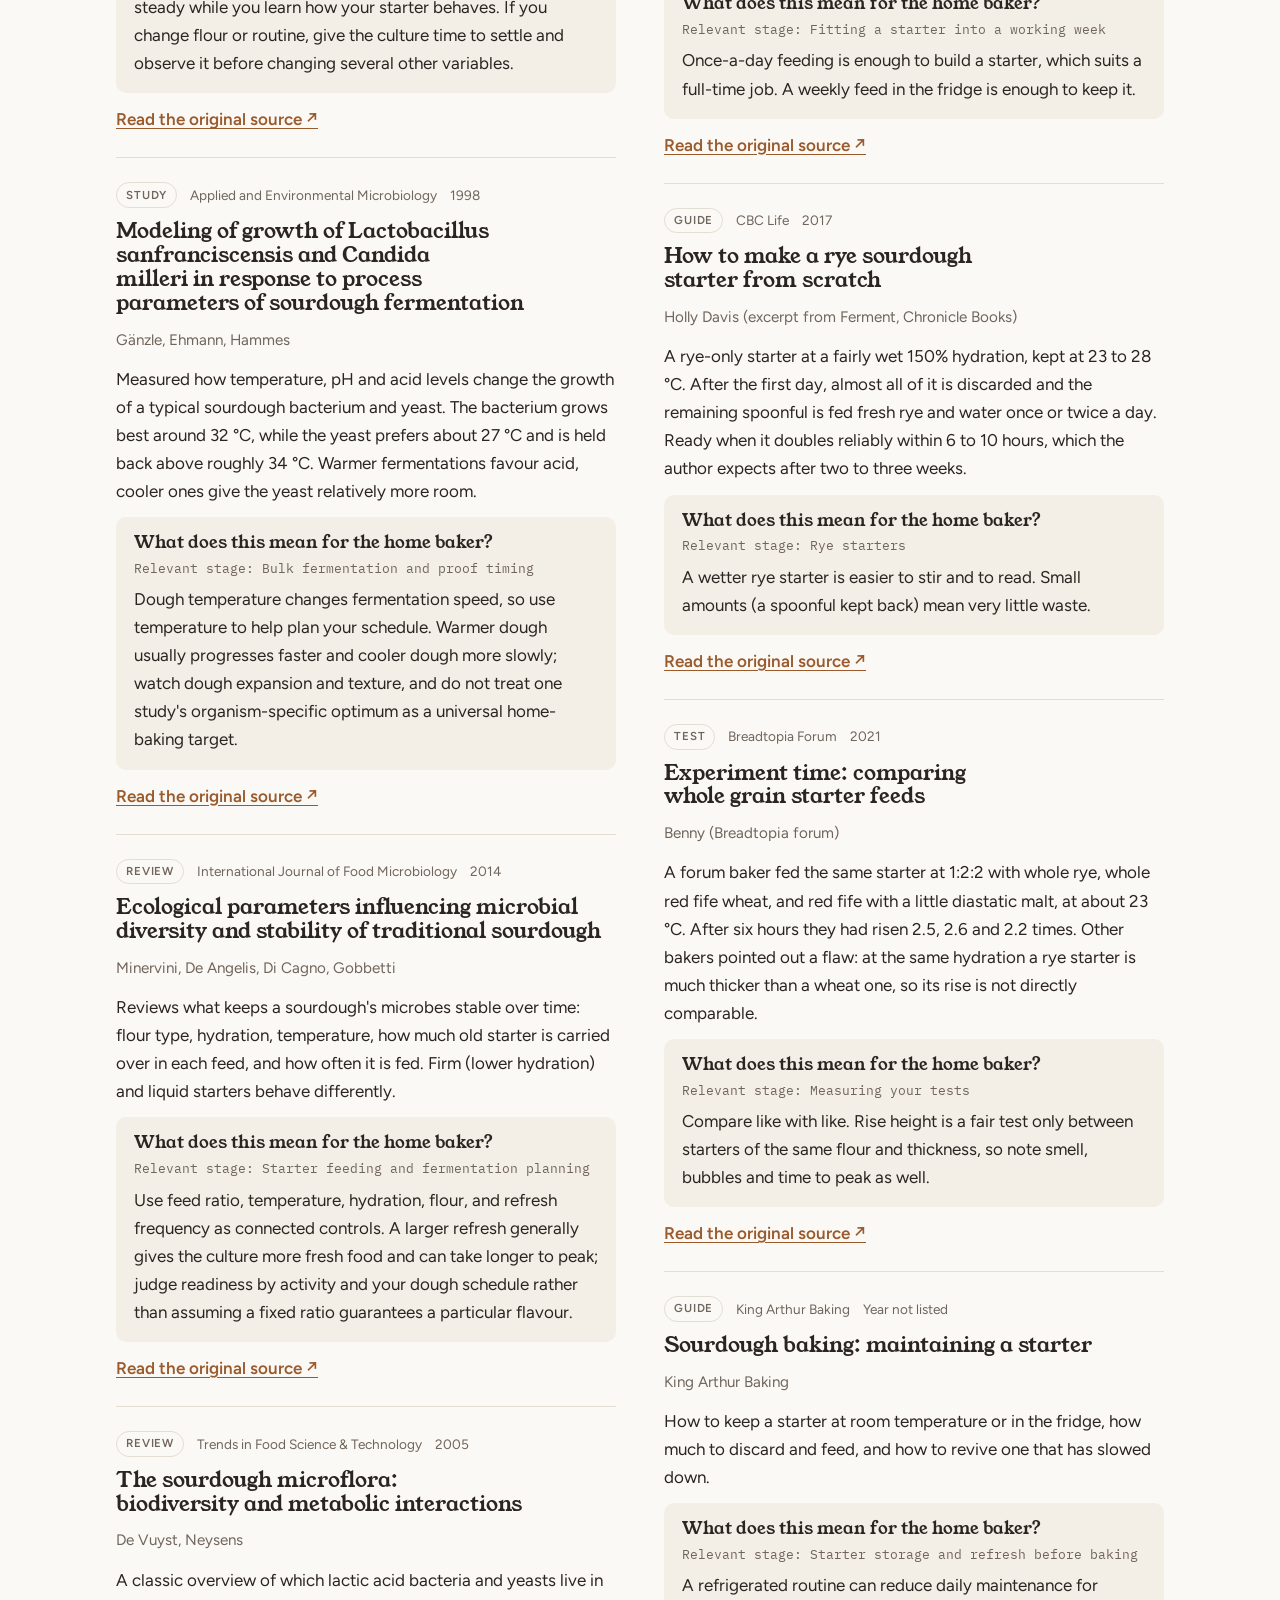
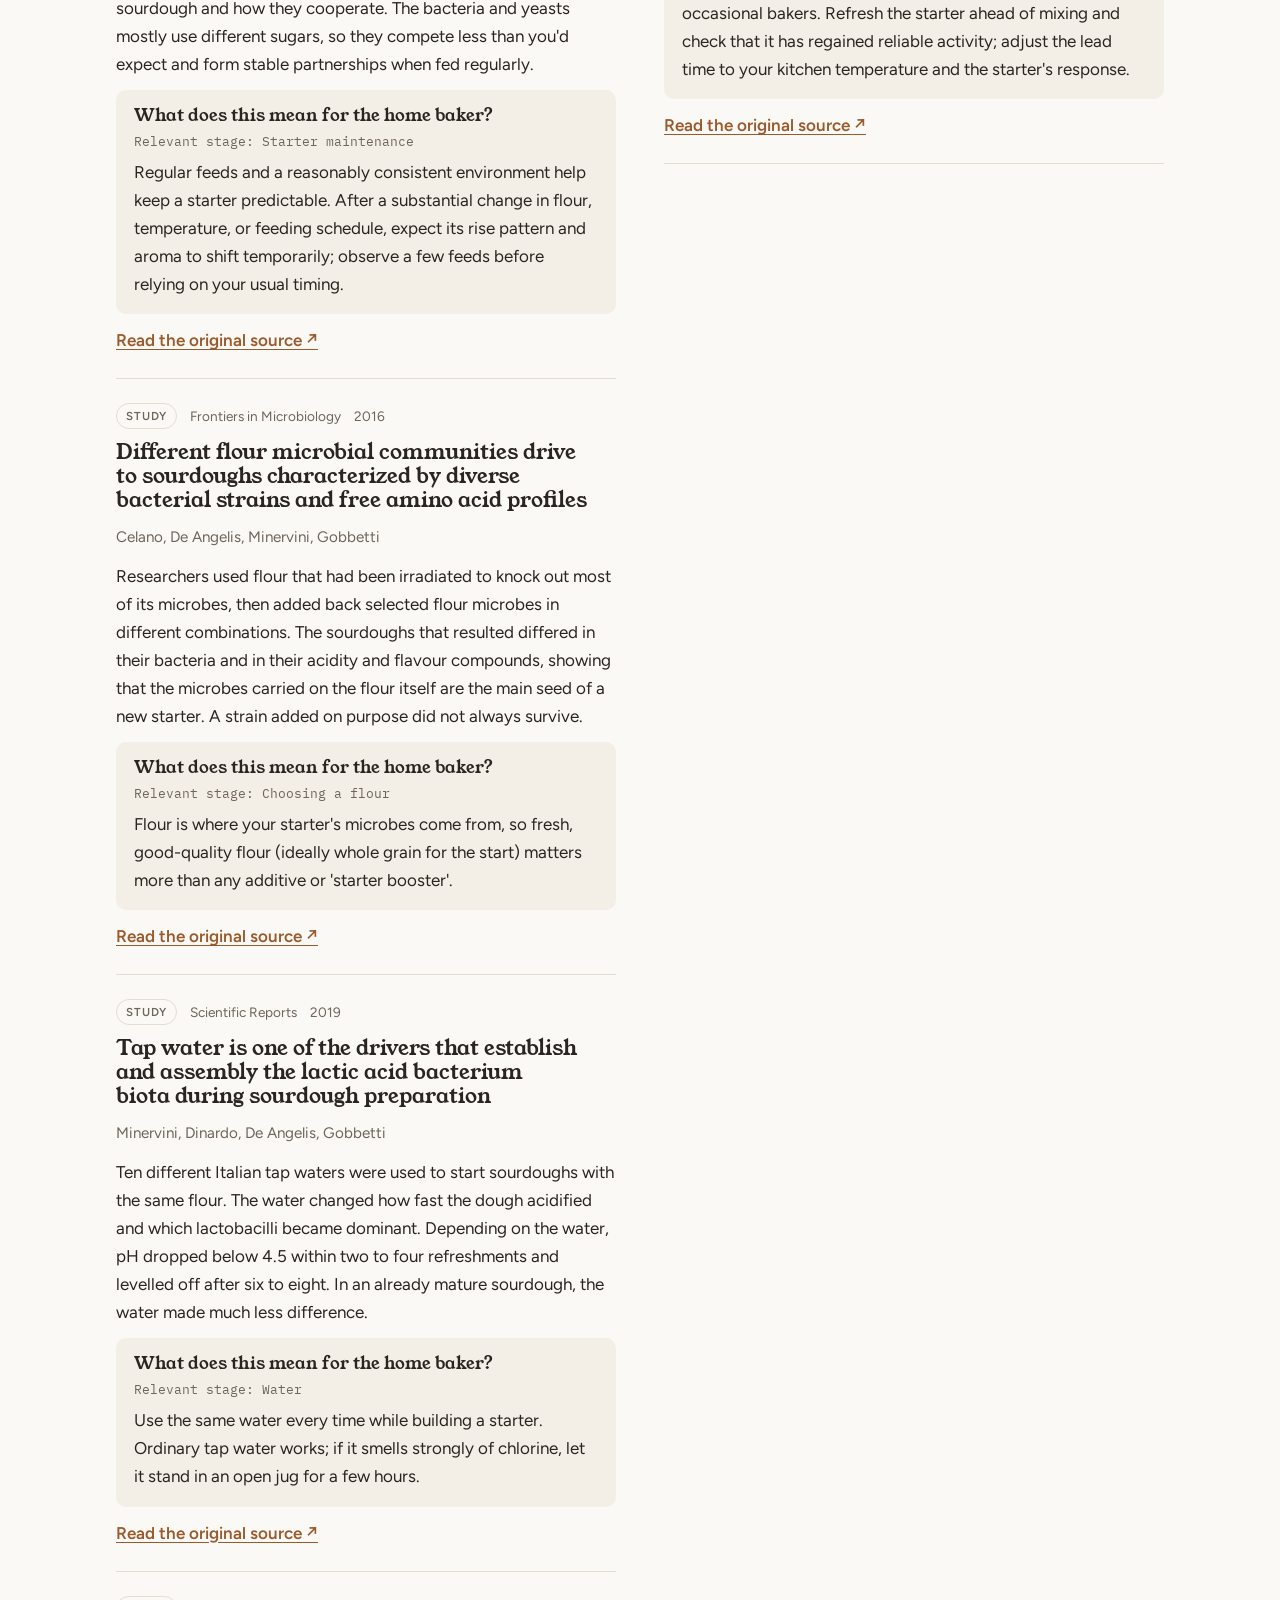
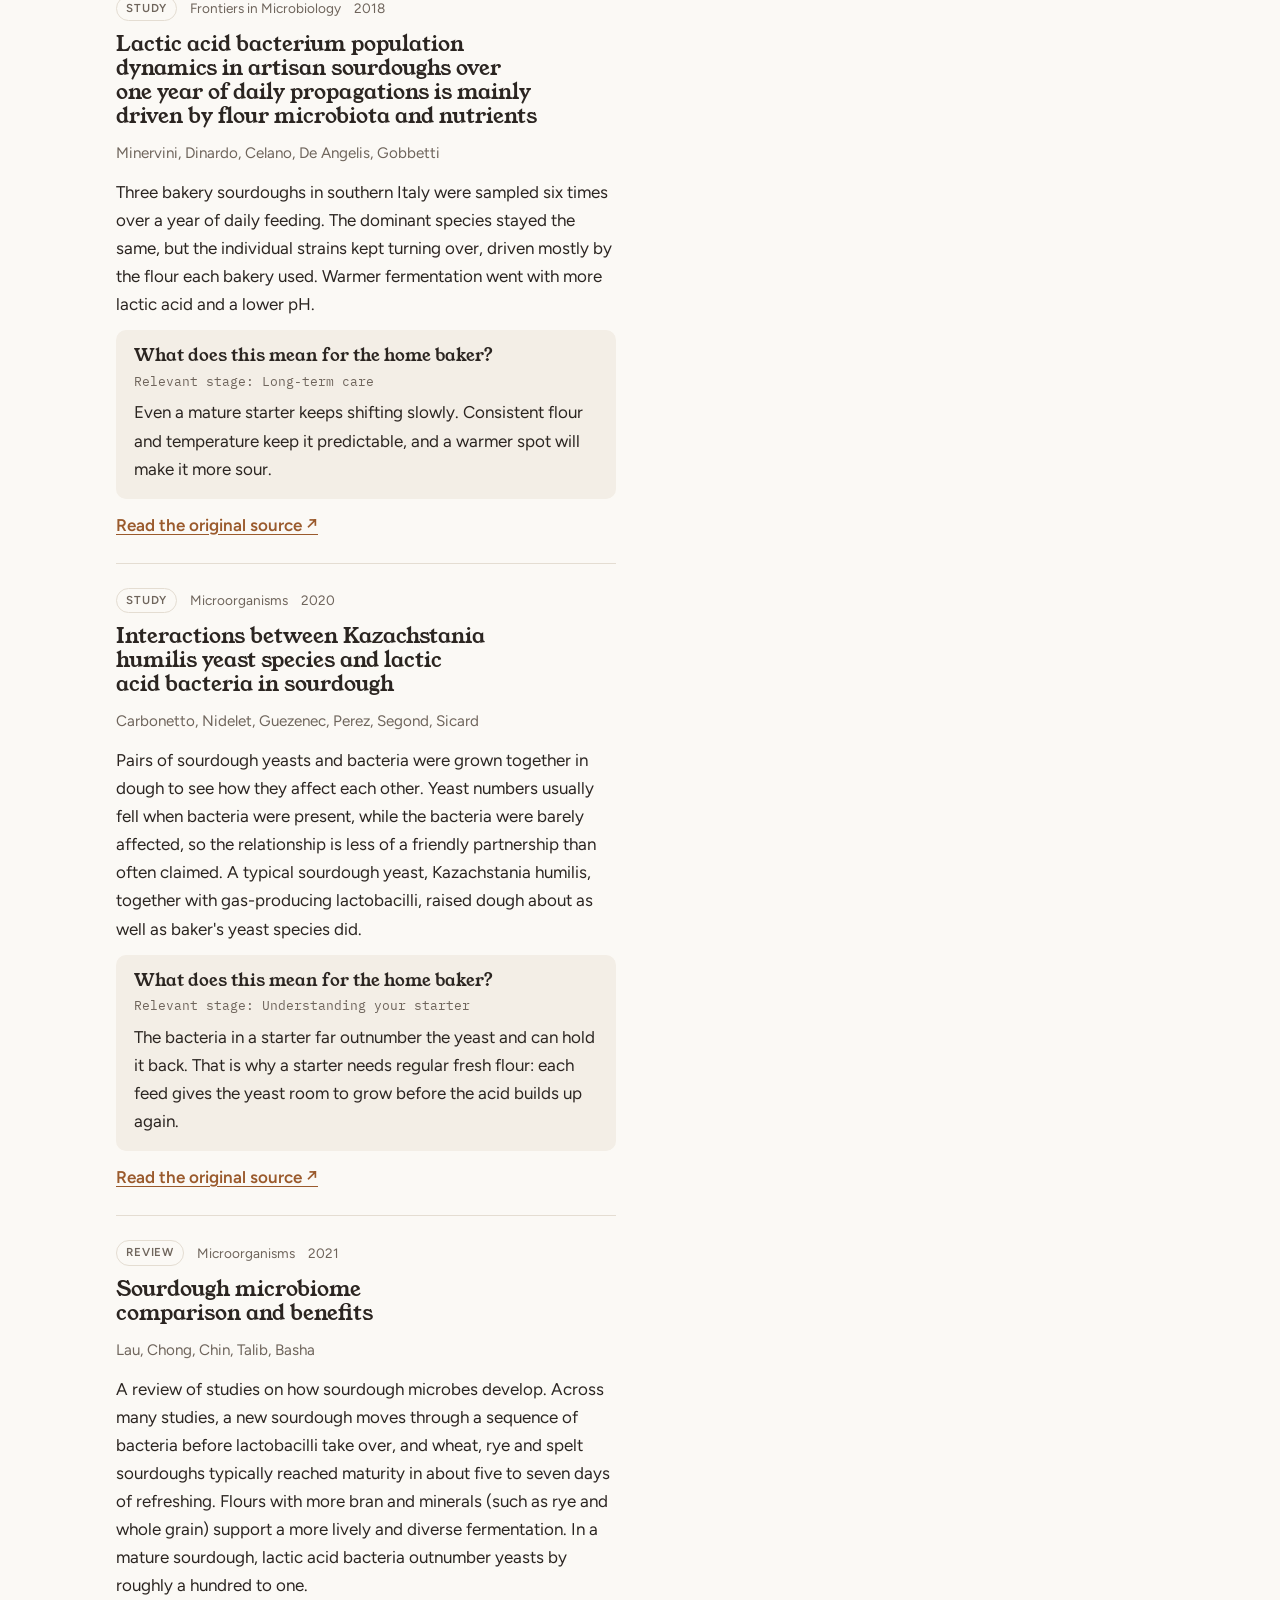
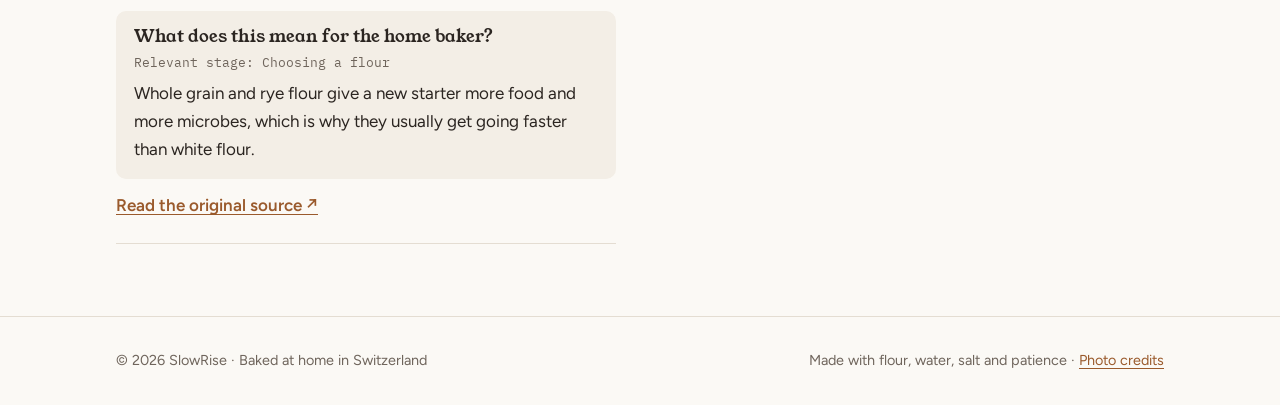
<file: starter.html>
<!doctype html>
<html lang="en">
<head>
<meta charset="utf-8">
<meta name="viewport" content="width=device-width, initial-scale=1, viewport-fit=cover">
<title>How to start(er) · SlowRise</title>
<meta name="description" content="How to make a sourdough starter from scratch: three tested starter recipes, plus the science and baker tests behind them.">
<link rel="preconnect" href="https://fonts.googleapis.com">
<link rel="preconnect" href="https://fonts.gstatic.com" crossorigin>
<link rel="stylesheet" href="https://fonts.googleapis.com/css2?family=Figtree:wght@400;500;600&family=IBM+Plex+Mono:wght@400&family=Young+Serif&display=swap">
<link rel="stylesheet" href="assets/style.css">
<link rel="icon" href="assets/slowrise-icon.svg" type="image/svg+xml">
</head>
<body>
<header class="site-header"><div class="wrap">
  <a class="brand" href="index.html"><svg aria-hidden="true" xmlns="http://www.w3.org/2000/svg" viewBox="20 20 120 120" xmlns:c2pa="http://c2pa.org/manifest"><circle cx="80" cy="80" r="56" fill="none" stroke="#9a5a2c" stroke-width="6"/><g transform="translate(80 78) scale(1.4) translate(-80 -78)"><path d="M58 100 C58 72 102 72 102 100 Z" fill="#9a5a2c"/><path d="M69 91 C76 84 86 83 93 86" stroke="#fbf9f5" stroke-width="2.6" fill="none" stroke-linecap="round"/><path d="M62 66 C72 57 88 57 98 66" stroke="#9a5a2c" stroke-width="4.5" fill="none" stroke-linecap="round" opacity=".6"/><path d="M69 54 C75 49 85 49 91 54" stroke="#9a5a2c" stroke-width="4.5" fill="none" stroke-linecap="round" opacity=".35"/><rect x="54" y="100" width="52" height="2.6" rx="1.3" fill="#9a5a2c"/><metadata><c2pa:manifest>[base64]/CWQAAAZljYm9yomdhY3Rpb25zgqJmYWN0aW9ua2MycGEub3BlbmVkanBhcmFtZXRlcnOha2luZ3JlZGllbnRzgaJjdXJseC1zZWxmI2p1bWJmPWMycGEuYXNzZXJ0aW9ucy9jMnBhLmluZ3JlZGllbnQudjNkaGFzaFggWPOl4H/[base64]/[base64]/NGecPCytOwbKIbtbiwzRqvPZkd4I4atxMf46JjdXJseCpzZWxmI2p1bWJmPWMycGEuYXNzZXJ0aW9ucy9jMnBhLmFjdGlvbnMudjJkaGFzaFggr4GhejEgDaPNTZR0cdIsZ1REBcip40oiCZy/Ed5PreSiY3VybHgpc2VsZiNqdW1iZj1jMnBhLmFzc2VydGlvbnMvYzJwYS5oYXNoLmRhdGFkaGFzaFggjksnxcP9mDrNz2P2r/X9RKMBh4L3/[base64]/[base64]/3cyjxFA3Qo5S46fX0/ihY0VZ7mfb9KF703t5OjWDBWMA4GA1UdDwEB/wQEAwIHgDAVBgNVHSUEDjAMBgorBgEEAYPoXgIBMAwGA1UdEwEB/wQCMAAwHwYDVR0jBBgwFoAUzlHiBIFOZFsj+OPEz5o+nMHXXMIwCgYIKoZIzj0EAwMDZwAwZAIwMXMdFJ4BetLLVY7ORuE9noqbbAZOZn/aArXyTwFAZfKrPzxF2vPoJNf1+UCdg1XGAjBwX1zd9WGqYkqmL5SFqw1QySjr1zJfpJM9+1rdDwSPLMOPOjKuiXjoU/[base64]/Oc1e/bIlU72qNO+OXqVHaN+mHjWEEXpP87nwZQ37JZCylegv99Gw=</c2pa:manifest></metadata></g></svg><span>SlowRise</span></a>
  <nav class="nav" aria-label="Main"><a href="index.html">Home</a><a href="bakes.html">Bake journal</a><a href="recipes.html">Recipes</a><a href="starter.html" aria-current="page">How to start(er)</a><a href="research.html">Research</a></nav>
</div></header>
<main>
<section><div class="wrap stack" style="gap:2rem">
  <div class="stack"><span class="eyebrow">How to start(er)</span><h1>Starting a sourdough starter, from the research up</h1>
  <p class="lede">Everything we found on making a starter from flour and water: the microbiology, the classic baker methods, and the home tests. At the top are the three starters I am testing and journaling first. Below them, the research they come from, with science on one side and bakers on the other.</p></div>
  <nav class="jump" aria-label="On this page"><a href="#the-three">The three starters</a><a href="#how-to-test">How to run the test</a><a href="#what-we-know">What the research agrees on</a><a href="#sources">Science and bakers</a></nav>
</div></section>

<section id="the-three"><div class="wrap stack" style="gap:2.5rem">
  <div class="stack"><span class="eyebrow">First tests</span><h2>The three starters</h2><p>Three different routes, chosen so that each test teaches something: the fastest flour, a method that avoids the false rise, and the blend most bakers keep. All three use small amounts, so there is little waste, and feeds fall at 07:00 and 19:00 to fit a working day.</p></div>
  <div id="starters" aria-live="polite"></div>
</div></section>

<section id="how-to-test"><div class="wrap stack" style="gap:1.75rem">
  <div class="stack"><span class="eyebrow">Method</span><h2>How to run the test</h2><p>The three starters only tell us something if they are treated the same way. Start them on the same evening and keep everything else equal.</p></div>
  <div class="two-col">
    <div class="stack"><h3>Set-up</h3>
      <ul class="ticks">
        <li>Three identical straight-sided glass jars, labelled A, B and C, each weighed empty so you can weigh what is inside.</li>
        <li>A rubber band on each jar to mark the level right after feeding.</li>
        <li>The same water for all three. Liestal tap water is fine; let it stand if it smells of chlorine.</li>
        <li>One warm spot at 24 to 26 °C, with a thermometer next to the jars. In a Swiss winter kitchen (often 19 to 21 °C), the oven with only the light on works, but check it: it can climb past 30 °C. A cool box with a jar of warm water is a gentler option.</li>
        <li>Flour from one bag per type for the whole test.</li>
      </ul>
    </div>
    <div class="stack"><h3>What to note at every feed</h3>
      <ul class="ticks">
        <li>Time and room temperature.</li>
        <li>Ratio fed (for example 1:2:2) and the flour used.</li>
        <li>Peak rise as a percentage: (peak height − starting height) ÷ starting height. Doubling is 100%.</li>
        <li>Hours from feed to peak.</li>
        <li>Smell (yoghurt, fruity, vinegar, nail polish, cheese) and look (bubbles on top and sides, liquid on top).</li>
        <li>A photo at the peak.</li>
      </ul>
      <p>When a starter passes its ready test, bake the same country loaf with it. A, B and C side by side is the real result.</p>
    </div>
  </div>
</div></section>

<section id="what-we-know"><div class="wrap stack" style="gap:1.75rem">
  <div class="stack"><span class="eyebrow">The short version</span><h2>What the research agrees on</h2><p>Where the studies and the bakers line up. Links go to the sources further down this page.</p></div>
  <div class="principles">
    <article><h3>It takes one to two weeks</h3><p>A new starter goes through a relay of microbes. Bacteria from the flour come first, lactic acid bacteria take over within a few days, and yeast follows once the mix is acidic. Most starters can raise bread after 7 to 14 days and keep improving for a few weeks more. <a href="#src-boreczek2020">Boreczek 2020</a>, <a href="#src-lau2021">Lau 2021</a>, <a href="#src-wink2008-part2">Wink 2008</a>.</p></article>
    <article><h3>The day-2 rise is a false start</h3><p>An early burst of bubbles is usually Leuconostoc bacteria, not yeast. It fades as the mix turns acidic, and a quiet few days follow. This is normal: keep going and don't feed more. <a href="#src-wink2008-part1">Wink 2008</a>, <a href="#src-wildyeast-raising">Wild Yeast</a>.</p></article>
    <article><h3>Whole grain and rye start faster</h3><p>Flour is where the microbes come from, and whole grain and rye flours carry more of them, plus more minerals and sugars. In every side-by-side test, rye got going first. White flour starts slower and milder, but feeds a mature starter perfectly well. <a href="#src-celano2016">Celano 2016</a>, <a href="#src-seriouseats-flour">Serious Eats</a>, <a href="#src-sourdoughjourney-flour">Sourdough Journey</a>.</p></article>
    <article><h3>Warm, but not hot</h3><p>Around 24 to 26 °C is the sweet spot for a new starter. Cooler kitchens work but take longer. Much above 27 °C favours the bacteria over the yeast and makes a more sour, less lively starter. <a href="#src-ganzle1998">Gänzle 1998</a>, <a href="#src-minervini2018">Minervini 2018</a>, <a href="#src-wink2008-part2">Wink 2008</a>.</p></article>
    <article><h3>Feed small, then step up</h3><p>While a starter is weak, big or frequent feeds dilute the acid it needs and slow it down. Once it rises reliably, larger feeds (1:2:2, then 1:5:5) give it more food, a milder flavour and a slower, more predictable peak. <a href="#src-minervini2014">Minervini 2014</a>, <a href="#src-wink2008-part2">Wink 2008</a>, <a href="#src-seriouseats-flour">Serious Eats</a>.</p></article>
    <article><h3>Keep it the same</h3><p>Same flour, same water, same routine. Each of these shapes which microbes settle in, and changing them resets part of the process. Your hands and kitchen add microbes too, which is why every starter turns out a little different. <a href="#src-reese2020">Reese 2020</a>, <a href="#src-minervini2019">Minervini 2019</a>, <a href="#src-landis2021">Landis 2021</a>.</p></article>
    <article><h3>Ready means repeatable</h3><p>A starter is ready when it at least doubles within about 6 to 8 hours of a feed, several feeds in a row, and smells pleasantly sour. The calendar matters less than repeatable behaviour. The float test is unreliable, especially with rye and wetter starters. <a href="#src-ka-create">King Arthur</a>, <a href="#src-atk-starter">America's Test Kitchen</a>.</p></article>
    <article><h3>Skip the tricks, know the warning signs</h3><p>Raisins, grapes and commercial yeast don't help a starter. Grey liquid on top or a nail-polish smell just mean it is hungry. Pink or orange streaks or fuzzy mould mean start again. <a href="#src-modernist-starter">Modernist Cuisine</a>, <a href="#src-ka-create">King Arthur</a>.</p></article>
  </div>
</div></section>

<section id="sources"><div class="wrap stack" style="gap:2rem">
  <div class="stack"><span class="eyebrow">Sources</span><h2>The research behind it</h2><p>Each entry is our own plain-language summary, with a link to the original. Science on the left, bakers' methods and home tests on the right. All of these are also in the <a href="research.html">Research</a> library.</p></div>
  <div class="source-cols">
    <div class="source-col"><h3 class="col-head">Scientific research</h3><div id="starter-science" aria-live="polite"></div></div>
    <div class="source-col"><h3 class="col-head">Bakers and home tests</h3><div id="starter-bakers" aria-live="polite"></div></div>
  </div>
</div></section>
</main>
<footer class="site-footer"><div class="wrap">
  <span>© <span id="year">2026</span> SlowRise · Baked at home in Switzerland</span>
  <span>Made with flour, water, salt and patience · <a href="index.html#credits">Photo credits</a></span>
</div></footer>
<script src="assets/site.js"></script>
</body>
</html>
</file>
<file: assets/style.css>
/* Layout: one calm reading column (max 68rem) with generous whitespace; cards only for bakes. */
:root {
  --bg: #fbf9f5;          /* flour */
  --surface: #f3eee6;     /* proofing linen */
  --ink: #2b2521;         /* rye */
  --muted: #6f655c;
  --line: #e4ddd2;
  --crust: #9a5a2c;       /* accent: crust brown */
  --crust-ink: #ffffff;
  --sage: #6c7a5f;        /* "available" state */
  --font-display: "Young Serif", Georgia, "Times New Roman", serif;
  --font-body: "Figtree", system-ui, -apple-system, "Segoe UI", sans-serif;
  --font-data: "IBM Plex Mono", ui-monospace, Menlo, monospace;
  --radius: 10px;
  color-scheme: light;
}
@media (prefers-color-scheme: dark) {
  :root:not([data-theme="light"]) {
    --bg: #1c1916; --surface: #262220; --ink: #efe8df; --muted: #b0a598;
    --line: #3a342f; --crust: #d38a55; --crust-ink: #1c1916; --sage: #9fb08f;
    color-scheme: dark;
  }
}
:root[data-theme="dark"] {
  --bg: #1c1916; --surface: #262220; --ink: #efe8df; --muted: #b0a598;
  --line: #3a342f; --crust: #d38a55; --crust-ink: #1c1916; --sage: #9fb08f;
  color-scheme: dark;
}

*, *::before, *::after { box-sizing: border-box; }
html { -webkit-text-size-adjust: 100%; }
body {
  margin: 0;
  background: var(--bg);
  color: var(--ink);
  font-family: var(--font-body);
  font-size: 1.0625rem;
  line-height: 1.65;
}
img { max-width: 100%; display: block; }
a { color: var(--crust); text-underline-offset: 3px; }
a:focus-visible, button:focus-visible { outline: 2px solid var(--crust); outline-offset: 3px; border-radius: 4px; }

.wrap {
  max-width: 68rem;
  margin: 0 auto;
  padding-left: max(20px, env(safe-area-inset-left, 0px));
  padding-right: max(20px, env(safe-area-inset-right, 0px));
}

h1, h2, h3 { font-family: var(--font-display); font-weight: 400; line-height: 1.15; text-wrap: balance; margin: 0; }
h1 { font-size: clamp(2.2rem, 5vw, 3.4rem); }
h2 { font-size: clamp(1.6rem, 3vw, 2.1rem); }
h3 { font-size: 1.3rem; }
p { margin: 0; max-width: 62ch; }
.eyebrow { font-size: .78rem; letter-spacing: .12em; text-transform: uppercase; color: var(--muted); font-weight: 600; }
.lede { font-size: 1.2rem; color: var(--muted); }
.stack { display: grid; gap: 1rem; }

/* Header */
.site-header { border-bottom: 1px solid var(--line); }
.site-header .wrap { display: flex; align-items: center; justify-content: space-between; gap: 1rem; flex-wrap: wrap; padding-block: 1.1rem; }
.brand { display: flex; align-items: center; gap: .6rem; color: var(--ink); text-decoration: none; font-family: var(--font-display); font-size: 1.3rem; }
.brand svg { width: 36px; height: 36px; }
.nav { display: flex; gap: .25rem 1.25rem; flex-wrap: wrap; }
.nav a { color: var(--muted); text-decoration: none; font-weight: 500; font-size: .98rem; padding-block: .25rem; border-bottom: 2px solid transparent; }
.nav a:hover { color: var(--ink); }
.nav a[aria-current="page"] { color: var(--ink); border-bottom-color: var(--crust); }

/* Sections */
main section { padding-block: clamp(2.5rem, 6vw, 4.5rem); }
main section + section { border-top: 1px solid var(--line); }
.section-head { display: flex; justify-content: space-between; align-items: baseline; gap: 1rem; flex-wrap: wrap; margin-bottom: 1.75rem; }

/* Hero */
.hero .wrap { display: grid; grid-template-columns: 1.1fr .9fr; gap: clamp(2rem, 5vw, 4rem); align-items: center; }
.hero .copy { display: grid; gap: 1.25rem; min-width: 0; }
.hero-art { aspect-ratio: 1 / 1; max-width: 100%; border-radius: 50%; background: var(--surface); display: grid; place-items: center; }
.hero-art svg { width: 78%; height: auto; }
@media (max-width: 760px) {
  .hero .wrap { grid-template-columns: 1fr; }
  .hero-art { max-width: 280px; justify-self: center; order: -1; }
}

.btn { display: inline-flex; align-items: center; gap: .5rem; padding: .7rem 1.2rem; border-radius: 999px; font-weight: 600; text-decoration: none; font-size: .98rem; border: 1px solid transparent; }
.btn-primary { background: var(--crust); color: var(--crust-ink); }
.btn-ghost { border-color: var(--line); color: var(--ink); }
.btn-row { display: flex; gap: .75rem; flex-wrap: wrap; }

/* Bake cards */
.bakes { display: grid; grid-template-columns: repeat(auto-fill, minmax(260px, 1fr)); gap: 1.5rem; }
.bake { display: grid; gap: .75rem; align-content: start; min-width: 0; }
.photo { aspect-ratio: 4 / 3; max-width: 100%; border-radius: var(--radius); background: var(--surface); overflow: hidden; display: grid; place-items: center; color: var(--muted); font-size: .85rem; }
.photo img { width: 100%; height: 100%; object-fit: cover; }
.bake .meta { display: flex; gap: .4rem 1rem; flex-wrap: wrap; font-size: .85rem; color: var(--muted); }
.rating { color: var(--crust); letter-spacing: .1em; }
.tag { display: inline-block; font-size: .72rem; letter-spacing: .08em; text-transform: uppercase; font-weight: 600; padding: .15rem .55rem; border-radius: 999px; border: 1px solid var(--line); color: var(--muted); }

/* Recipes */
.recipe { display: grid; grid-template-columns: minmax(0, 1fr) minmax(0, 1.2fr); gap: 2.5rem; }
@media (max-width: 760px) { .recipe { grid-template-columns: 1fr; } }
.table-scroll { overflow-x: auto; }
table.formula { width: 100%; border-collapse: collapse; font-variant-numeric: tabular-nums; }
.formula th, .formula td { text-align: left; padding: .55rem .25rem; border-bottom: 1px solid var(--line); }
.formula th { font-size: .75rem; letter-spacing: .1em; text-transform: uppercase; color: var(--muted); font-weight: 600; }
.formula td.num { text-align: right; font-family: var(--font-data); font-size: .92rem; }
.formula th.num { text-align: right; }
.formula tfoot td { font-weight: 600; border-bottom: 0; }
ol.method { margin: 0; padding-left: 1.3rem; display: grid; gap: .8rem; }
ol.method li::marker { font-family: var(--font-data); color: var(--crust); }
.when { font-family: var(--font-data); font-size: .82rem; color: var(--muted); display: block; }

/* Research */
.research-list { display: grid; }
.research-entry { display: grid; gap: .75rem; padding-block: 1.5rem; border-bottom: 1px solid var(--line); }
.research-entry:first-child { padding-top: 0; }
.research-entry h2 { font-size: clamp(1.4rem, 2.5vw, 1.8rem); }
.research-entry > p { max-width: 72ch; }
.research-meta { display: flex; align-items: center; gap: .4rem .8rem; flex-wrap: wrap; color: var(--muted); font-size: .85rem; }
.research-author { color: var(--muted); font-size: .95rem; }
.research-entry > a { width: fit-content; font-weight: 600; }

.notice { background: var(--surface); border-radius: var(--radius); padding: 1.25rem 1.4rem; display: grid; gap: .5rem; }

.sample-note { margin-top: 1.5rem; font-size: .85rem; color: var(--muted); border: 1px dashed var(--line); border-radius: var(--radius); padding: .6rem .9rem; }

/* Footer */
.site-footer { border-top: 1px solid var(--line); color: var(--muted); font-size: .9rem; }
.site-footer .wrap { display: flex; justify-content: space-between; gap: 1rem; flex-wrap: wrap; padding-block: 2rem; }

@media (prefers-reduced-motion: no-preference) {
  .btn, .nav a { transition: background-color .15s, color .15s, border-color .15s; }
}

/* Photos */
figure.photo { margin: 0; }
.hero-photo { width: 100%; }
.photo.wide { aspect-ratio: 21 / 9; }
.photo-pair { display: grid; grid-template-columns: 1fr 1fr; gap: 1rem; }
.credits ul { margin: 0; padding-left: 1.2rem; display: grid; gap: .3rem; font-size: .92rem; color: var(--muted); }
@media (max-width: 760px) {
  .hero-photo { max-width: 340px; justify-self: center; order: -1; aspect-ratio: 4 / 3 !important; }
  .photo.wide { aspect-ratio: 16 / 10; }
}

/* How to start(er) */
.jump { display: flex; flex-wrap: wrap; gap: .5rem; }
.jump a { text-decoration: none; font-weight: 500; font-size: .92rem; padding: .35rem .85rem; border: 1px solid var(--line); border-radius: 999px; color: var(--ink); }
.jump a:hover { border-color: var(--crust); }
.starter-cards { display: grid; grid-template-columns: repeat(3, minmax(0, 1fr)); gap: 1.25rem; }
.starter-card { display: grid; gap: .6rem; align-content: start; padding: 1.4rem; background: var(--surface); border-radius: var(--radius); color: var(--ink); text-decoration: none; border: 1px solid transparent; }
.starter-card:hover { border-color: var(--crust); }
.starter-card .letter { width: 2.4rem; height: 2.4rem; border-radius: 50%; background: var(--crust); color: var(--crust-ink); display: grid; place-items: center; font-family: var(--font-display); font-size: 1.2rem; }
.starter-card p { color: var(--muted); font-size: .98rem; }
.facts { margin: .25rem 0 0; display: grid; grid-template-columns: auto 1fr; gap: .3rem .9rem; font-size: .88rem; }
.facts dt { color: var(--muted); font-weight: 600; }
.facts dd { margin: 0; }
.starter-title { font-size: clamp(1.6rem, 3vw, 2.1rem); }
h4 { font-family: var(--font-display); font-weight: 400; font-size: 1.2rem; margin: 0; }
.starter-recipe { scroll-margin-top: 1rem; }
.two-col { display: grid; grid-template-columns: 1fr 1fr; gap: 2.5rem; }
ul.ticks { margin: 0; padding-left: 1.2rem; display: grid; gap: .55rem; }
ul.ticks li::marker { color: var(--crust); }
.principles { display: grid; grid-template-columns: repeat(2, minmax(0, 1fr)); gap: 1.75rem 2.5rem; }
.principles article { display: grid; gap: .45rem; align-content: start; padding-top: 1rem; border-top: 2px solid var(--crust); }
.principles p { font-size: .98rem; }
.source-cols { display: grid; grid-template-columns: 1fr 1fr; gap: 3rem; align-items: start; }
.source-col { display: grid; gap: 1.25rem; min-width: 0; }
.col-head { font-size: 1.5rem; padding-bottom: .75rem; border-bottom: 2px solid var(--crust); }
.source-col .research-entry h2 { font-size: 1.3rem; }
.research-entry { scroll-margin-top: 1rem; }
.home-baker { display: grid; gap: .35rem; background: var(--surface); border-radius: var(--radius); padding: 1rem 1.1rem; }
.home-baker h3 { font-size: 1.05rem; }
@media (max-width: 900px) { .starter-cards { grid-template-columns: 1fr; } }
@media (max-width: 760px) { .two-col, .principles, .source-cols { grid-template-columns: 1fr; } }
.starter-recipe .recipe > .stack { align-content: start; }
.starter-recipe .notice p { font-size: .98rem; }
</file>
